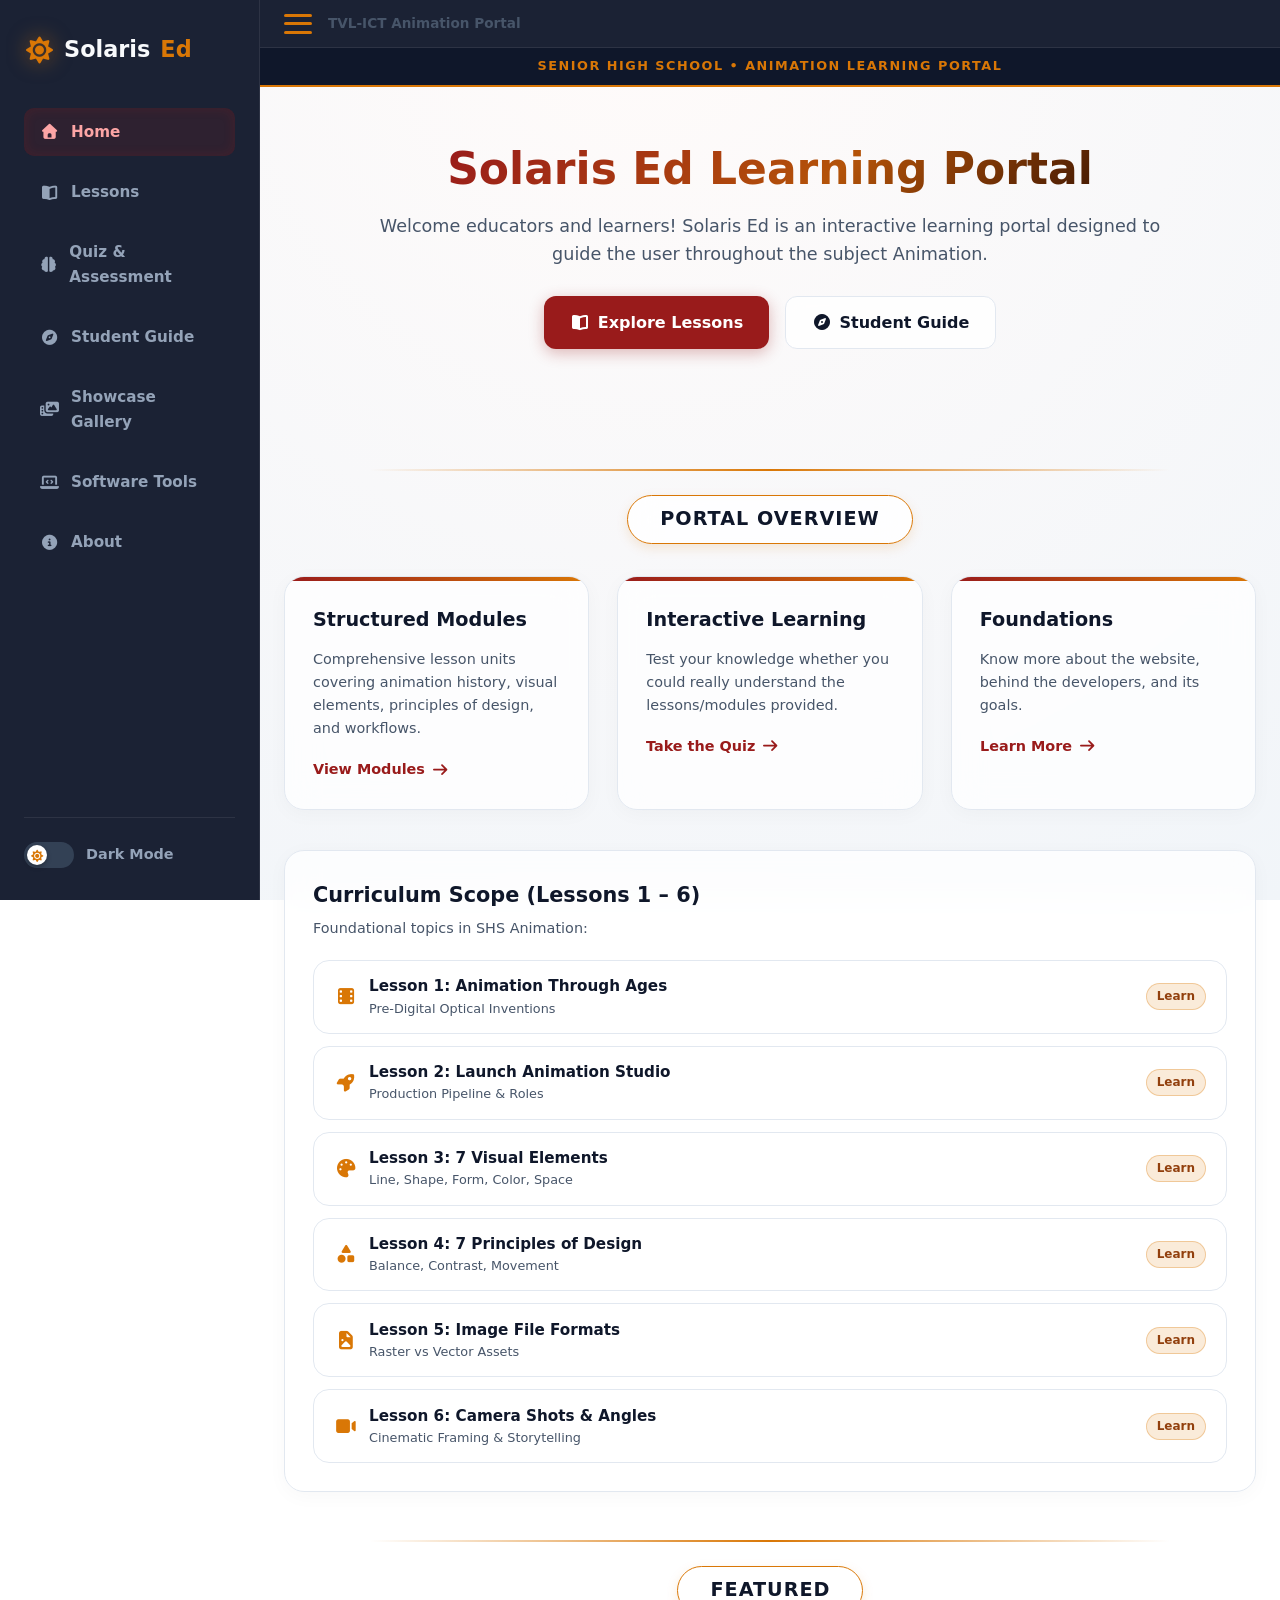
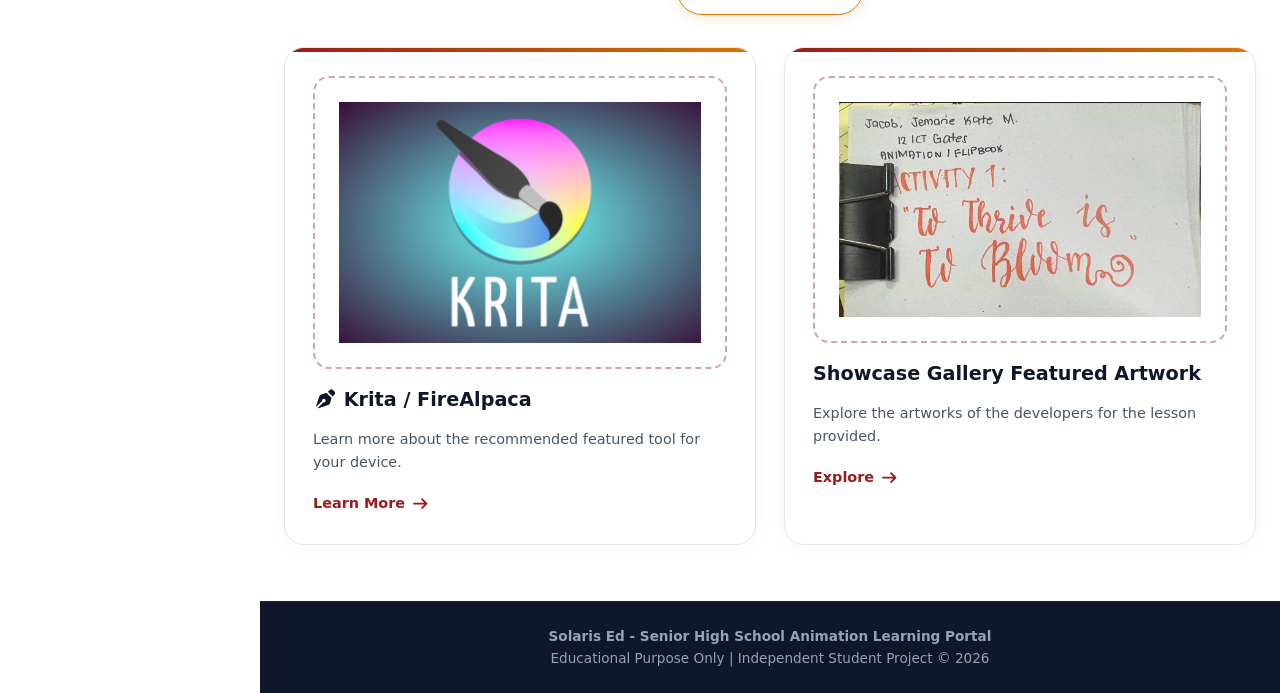
<file: index.html>
<!DOCTYPE html>
<html lang="en">
<head>
    <meta charset="UTF-8">
    <meta name="viewport" content="width=device-width, initial-scale=1.0">
    <link type="image/x-icon" href="Images/solaris_logo.png" rel="shortcut icon">
    <title>Solaris Ed - Animation Learning Portal</title>
    <link rel="stylesheet" href="css/all.min.css">
    <link rel="stylesheet" href="css/style.css">
</head>
<body>
    <input type="checkbox" id="sidebar-toggle" style="display: none;">

    <aside class="sidebar">
        <div>
            <div class="logo-container">
                <a href="index.html" class="logo">
                    <i class="fa-solid fa-sun"></i> Solaris <span>Ed</span>
                </a>
            </div>
            
            <nav>
                <ul>
                    <li><a href="index.html" class="active"><i class="fa-solid fa-house"></i> Home</a></li>
                    <li><a href="lessons.html"><i class="fa-solid fa-book-open"></i> Lessons</a></li>
                    <li><a href="Quiz.html"><i class="fa-solid fa-brain"></i> Quiz & Assessment</a></li>
                    <li><a href="guide.html"><i class="fa-solid fa-compass"></i> Student Guide</a></li>
                    <li><a href="gallery.html"><i class="fa-solid fa-photo-film"></i> Showcase Gallery</a></li>
                    <li><a href="tools.html"><i class="fa-solid fa-laptop-code"></i> Software Tools</a></li>
                    <li><a href="about.html"><i class="fa-solid fa-circle-info"></i> About</a></li>
                </ul>
            </nav>
        </div>

        <div class="sidebar-footer" style="margin-top: auto; padding-top: 1.5rem; border-top: 1px solid rgba(255, 255, 255, 0.08);">
            <input type="checkbox" id="theme-toggle" style="display: none;" onchange="saveThemePreference()">
            
            <label for="theme-toggle" class="theme-switch-wrapper">
                <div class="theme-switch">
                    <div class="slider">
                        <i class="fa-solid fa-sun"></i>
                        <i class="fa-solid fa-moon"></i>
                    </div>
                </div>
                <span class="theme-label-text">Dark Mode</span>
            </label>
        </div>
    </aside>

    <div class="main-wrapper">
        
        <div class="top-bar" style="display: flex; justify-content: space-between; align-items: center; padding: 0.8rem 1.5rem;">
            <div style="display: flex; align-items: center; gap: 1rem;">
                <label for="sidebar-toggle" class="menu-toggle-label" title="Toggle Navigation">
                    <span></span>
                    <span></span>
                    <span></span>
                </label>
                <div style="font-size: 0.85rem; font-weight: 600; color: var(--text-muted);">
                    TVL-ICT Animation Portal
                </div>
            </div>
        </div>

        <div class="portal-banner">
            SENIOR HIGH SCHOOL • ANIMATION LEARNING PORTAL
        </div>

        <section class="hero">
            <div class="hero-content">
                <h1>Solaris Ed Learning Portal</h1>
                <p>Welcome educators and learners! Solaris Ed is an interactive learning portal designed to guide the user throughout the subject Animation.</p>
                <div class="hero-buttons">
                    <a href="lessons.html" class="btn-primary"><i class="fa-solid fa-book-open"></i> Explore Lessons</a>
                    <a href="guide.html" class="btn-secondary"><i class="fa-solid fa-compass"></i> Student Guide</a>
                </div>
            </div>
        </section>

        <div class="container">
            
            <div class="title-divider-container">
                <div class="yellow-divider-line"></div>
                <div class="section-title-badge">
                    <h2>Portal Overview</h2>
                </div>
            </div>
            
            <div class="grid">
                <div class="card">
                    <h3>Structured Modules</h3>
                    <p>Comprehensive lesson units covering animation history, visual elements, principles of design, and workflows.</p>
                    <a href="lessons.html" class="card-link">View Modules <i class="fa-solid fa-arrow-right"></i></a>
                </div>
                <div class="card">
                    <h3>Interactive Learning</h3>
                    <p>Test your knowledge whether you could really understand the lessons/modules provided.</p>
                    <a href="Quiz.html" class="card-link">Take the Quiz <i class="fa-solid fa-arrow-right"></i></a>
                </div>
                <div class="card">
                    <h3>Foundations</h3>
                    <p>Know more about the website, behind the developers, and its goals.</p>
                    <a href="about.html" class="card-link">Learn More <i class="fa-solid fa-arrow-right"></i></a>
                </div>
            </div>

            <div class="lessons-preview" style="max-width: 100% !important; margin: 2rem 0 !important;">
                <h2 style="font-size: 1.3rem; margin-bottom: 0.25rem;">Curriculum Scope (Lessons 1 – 6)</h2>
                <p style="margin-bottom: 0.5rem; font-size: 0.9rem; color: var(--text-muted);">Foundational topics in SHS Animation:</p>
                
                <ul class="curriculum-list">
                    <li>
                        <a href="lessons.html" class="curriculum-item">
                            <div class="curriculum-left">
                                <i class="fa-solid fa-film"></i>
                                <div>
                                    <div class="curriculum-title">Lesson 1: Animation Through Ages</div>
                                    <div class="curriculum-desc">Pre-Digital Optical Inventions</div>
                                </div>
                            </div>
                            <span class="curriculum-badge">Learn</span>
                        </a>
                    </li>
                    <li>
                        <a href="lessons.html" class="curriculum-item">
                            <div class="curriculum-left">
                                <i class="fa-solid fa-rocket"></i>
                                <div>
                                    <div class="curriculum-title">Lesson 2: Launch Animation Studio</div>
                                    <div class="curriculum-desc">Production Pipeline & Roles</div>
                                </div>
                            </div>
                            <span class="curriculum-badge">Learn</span>
                        </a>
                    </li>
                    <li>
                        <a href="lessons.html" class="curriculum-item">
                            <div class="curriculum-left">
                                <i class="fa-solid fa-palette"></i>
                                <div>
                                    <div class="curriculum-title">Lesson 3: 7 Visual Elements</div>
                                    <div class="curriculum-desc">Line, Shape, Form, Color, Space</div>
                                </div>
                            </div>
                            <span class="curriculum-badge">Learn</span>
                        </a>
                    </li>
                    <li>
                        <a href="lessons.html" class="curriculum-item">
                            <div class="curriculum-left">
                                <i class="fa-solid fa-shapes"></i>
                                <div>
                                    <div class="curriculum-title">Lesson 4: 7 Principles of Design</div>
                                    <div class="curriculum-desc">Balance, Contrast, Movement</div>
                                </div>
                            </div>
                            <span class="curriculum-badge">Learn</span>
                        </a>
                    </li>
                    <li>
                        <a href="lessons.html" class="curriculum-item">
                            <div class="curriculum-left">
                                <i class="fa-solid fa-file-image"></i>
                                <div>
                                    <div class="curriculum-title">Lesson 5: Image File Formats</div>
                                    <div class="curriculum-desc">Raster vs Vector Assets</div>
                                </div>
                            </div>
                            <span class="curriculum-badge">Learn</span>
                        </a>
                    </li>
                    <li>
                        <a href="lessons.html" class="curriculum-item">
                            <div class="curriculum-left">
                                <i class="fa-solid fa-video"></i>
                                <div>
                                    <div class="curriculum-title">Lesson 6: Camera Shots & Angles</div>
                                    <div class="curriculum-desc">Cinematic Framing & Storytelling</div>
                                </div>
                            </div>
                            <span class="curriculum-badge">Learn</span>
                        </a>
                    </li>
                </ul>
            </div>

            <div class="title-divider-container" style="margin-top: 3rem;">
                <div class="yellow-divider-line"></div>
                <div class="section-title-badge">
                    <h2>Featured</h2>
                </div>
            </div>

            <div class="grid" style="margin-bottom: 2rem;">
                <div class="card">
                    <div class="image-placeholder-box" style="min-height: 150px; margin-top: 0; margin-bottom: 1rem;">
                        <img src="Images/Krita.png" alt="Featured Artwork" style="width: 100%; height: 100%; object-fit: cover; display: block;">
                    </div>
                    <h3><i class="fa-solid fa-pen-nib"></i> Krita / FireAlpaca</h3>
                    <p>Learn more about the recommended featured tool for your device.</p>
                    <a href="https://krita.org" class="card-link">Learn More <i class="fa-solid fa-arrow-right"></i></a>
                </div>
                <div class="card">
                    <div class="image-placeholder-box" style="min-height: 150px; margin-top: 0; margin-bottom: 1rem;">
                        <img src="Images/cover .jpg" alt="Featured Artwork" style="width: 100%; height: 100%; object-fit: cover; display: block;">
                    </div>
                    <h3>Showcase Gallery Featured Artwork</h3>
                    <p>Explore the artworks of the developers for the lesson provided.</p>
                    <a href="gallery.html" class="card-link">Explore <i class="fa-solid fa-arrow-right"></i></a>
                </div>
            </div>

        </div>

        <footer>
            <p><strong>Solaris Ed - Senior High School Animation Learning Portal</strong></p>
            <p>Educational Purpose Only | Independent Student Project &copy; 2026</p>
        </footer>

    </div>

   <script src="js/theme_mode.js"></script>
</body>
</html>
</file>
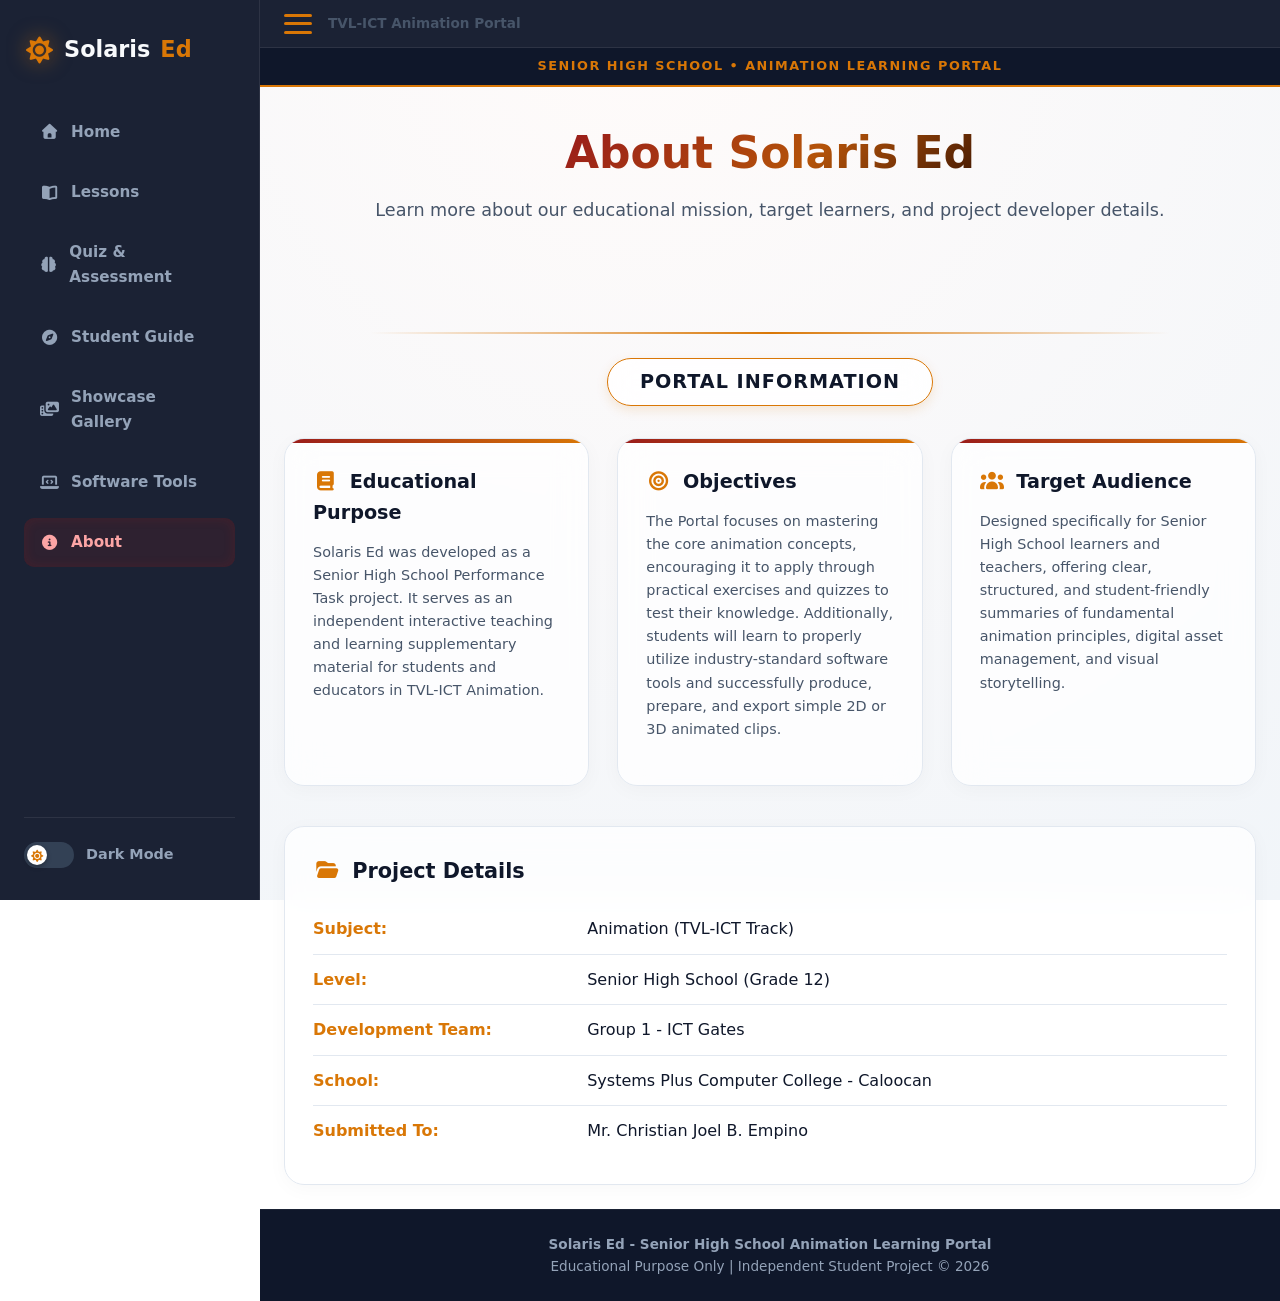
<file: about.html>
<!DOCTYPE html>
<html lang="en">
<head>
    <meta charset="UTF-8">
    <meta name="viewport" content="width=device-width, initial-scale=1.0">
    <link type="image/x-icon" href="Images/solaris_logo.png" rel="shortcut icon">
    <title>About Us - Solaris Ed Animation Portal</title>
    <link rel="stylesheet" href="css/all.min.css">
    <link rel="stylesheet" href="css/style.css">
</head>
<body>
    <input type="checkbox" id="sidebar-toggle" style="display: none;">

    <aside class="sidebar">
        <div>
            <div class="logo-container">
                <a href="index.html" class="logo">
                    <i class="fa-solid fa-sun"></i> Solaris <span>Ed</span>
                </a>
            </div>
            
            <nav>
                <ul>
                    <li><a href="index.html"><i class="fa-solid fa-house"></i> Home</a></li>
                    <li><a href="lessons.html"><i class="fa-solid fa-book-open"></i> Lessons</a></li>
                    <li><a href="Quiz.html"><i class="fa-solid fa-brain"></i> Quiz & Assessment</a></li>
                    <li><a href="guide.html"><i class="fa-solid fa-compass"></i> Student Guide</a></li>
                    <li><a href="gallery.html"><i class="fa-solid fa-photo-film"></i> Showcase Gallery</a></li>
                    <li><a href="tools.html"><i class="fa-solid fa-laptop-code"></i> Software Tools</a></li>
                    <li><a href="about.html" class="active"><i class="fa-solid fa-circle-info"></i> About</a></li>
                </ul>
            </nav>
        </div>

        <div class="sidebar-footer" style="margin-top: auto; padding-top: 1.5rem; border-top: 1px solid rgba(255, 255, 255, 0.08);">
            <input type="checkbox" id="theme-toggle" style="display: none;" onchange="saveThemePreference()">
            <label for="theme-toggle" class="theme-switch-wrapper">
                <div class="theme-switch">
                    <div class="slider">
                        <i class="fa-solid fa-sun"></i>
                        <i class="fa-solid fa-moon"></i>
                    </div>
                </div>
                <span class="theme-label-text">Dark Mode</span>
            </label>
        </div>
    </aside>

    <div class="main-wrapper">
        
        <div class="top-bar" style="display: flex; justify-content: space-between; align-items: center; padding: 0.8rem 1.5rem;">
            <div style="display: flex; align-items: center; gap: 1rem;">
                <label for="sidebar-toggle" class="menu-toggle-label" title="Toggle Navigation">
                    <span></span>
                    <span></span>
                    <span></span>
                </label>
                <div style="font-size: 0.85rem; font-weight: 600; color: var(--text-muted);">
                    TVL-ICT Animation Portal
                </div>
            </div>
        </div>

        <div class="portal-banner">
            SENIOR HIGH SCHOOL • ANIMATION LEARNING PORTAL
        </div>

        <section class="hero" style="padding: 2.5rem 1.5rem;">
            <div class="hero-content">
                <h1>About Solaris Ed</h1>
                <p>Learn more about our educational mission, target learners, and project developer details.</p>
            </div>
        </section>

        <div class="container">
            
            <div class="title-divider-container" style="margin-top: 1rem; margin-bottom: 2rem;">
                <div class="yellow-divider-line"></div>
                <div class="section-title-badge">
                    <h2>Portal Information</h2>
                </div>
            </div>
            
            <div class="grid">
                <div class="card">
                    <h3><i class="fa-solid fa-book" style="color: var(--secondary); margin-right: 6px;"></i> Educational Purpose</h3>
                    <p>Solaris Ed was developed as a Senior High School Performance Task project. It serves as an independent interactive teaching and learning supplementary material for students and educators in TVL-ICT Animation.</p>
                </div>

                <div class="card">
                    <h3><i class="fa-solid fa-bullseye" style="color: var(--secondary); margin-right: 6px;"></i> Objectives</h3>
                    <p>The Portal focuses on mastering the core animation concepts, encouraging it to apply through practical exercises and quizzes to test their knowledge. Additionally, students will learn to properly utilize industry-standard software tools and successfully produce, prepare, and export simple 2D or 3D animated clips.</p>
                </div>

                <div class="card">
                    <h3><i class="fa-solid fa-users" style="color: var(--secondary); margin-right: 6px;"></i> Target Audience</h3>
                    <p>Designed specifically for Senior High School learners and teachers, offering clear, structured, and student-friendly summaries of fundamental animation principles, digital asset management, and visual storytelling.</p>
                </div>
               
            </div>

            <div class="lessons-preview" style="margin-top: 1rem;">
                <h2 style="font-size: 1.3rem; margin-bottom: 1rem;"><i class="fa-solid fa-folder-open" style="color: var(--secondary); margin-right: 6px;"></i> Project Details</h2>
                
                <table style="width: 100%; border-collapse: collapse; margin-top: 1rem;">
                    <tr style="border-bottom: 1px solid var(--card-border);">
                        <td style="padding: 0.75rem 0; font-weight: bold; width: 30%; color: var(--secondary);">Subject:</td>
                        <td style="padding: 0.75rem 0; color: var(--text-white);">Animation (TVL-ICT Track)</td>
                    </tr>
                    <tr style="border-bottom: 1px solid var(--card-border);">
                        <td style="padding: 0.75rem 0; font-weight: bold; color: var(--secondary);">Level:</td>
                        <td style="padding: 0.75rem 0; color: var(--text-white);">Senior High School (Grade 12)</td>
                    </tr>
                    <tr style="border-bottom: 1px solid var(--card-border);">
                        <td style="padding: 0.75rem 0; font-weight: bold; color: var(--secondary);">Development Team:</td>
                        <td style="padding: 0.75rem 0; color: var(--text-white);">Group 1 - ICT Gates</td>
                    </tr>
                    <tr style="border-bottom: 1px solid var(--card-border);">
                        <td style="padding: 0.75rem 0; font-weight: bold; color: var(--secondary);">School:</td>
                        <td style="padding: 0.75rem 0; color: var(--text-white);">Systems Plus Computer College - Caloocan</td>
                    </tr>
                    <tr>
                        <td style="padding: 0.75rem 0; font-weight: bold; color: var(--secondary);">Submitted To:</td>
                        <td style="padding: 0.75rem 0; color: var(--text-white);">Mr. Christian Joel B. Empino</td>
                    </tr>
                </table>
            </div>

        </div>

        <footer>
            <p><strong>Solaris Ed - Senior High School Animation Learning Portal</strong></p>
            <p>Educational Purpose Only | Independent Student Project &copy; 2026</p>
        </footer>

    </div>
   	<script src="js/theme_mode.js"></script>
</body>
</html>
</file>
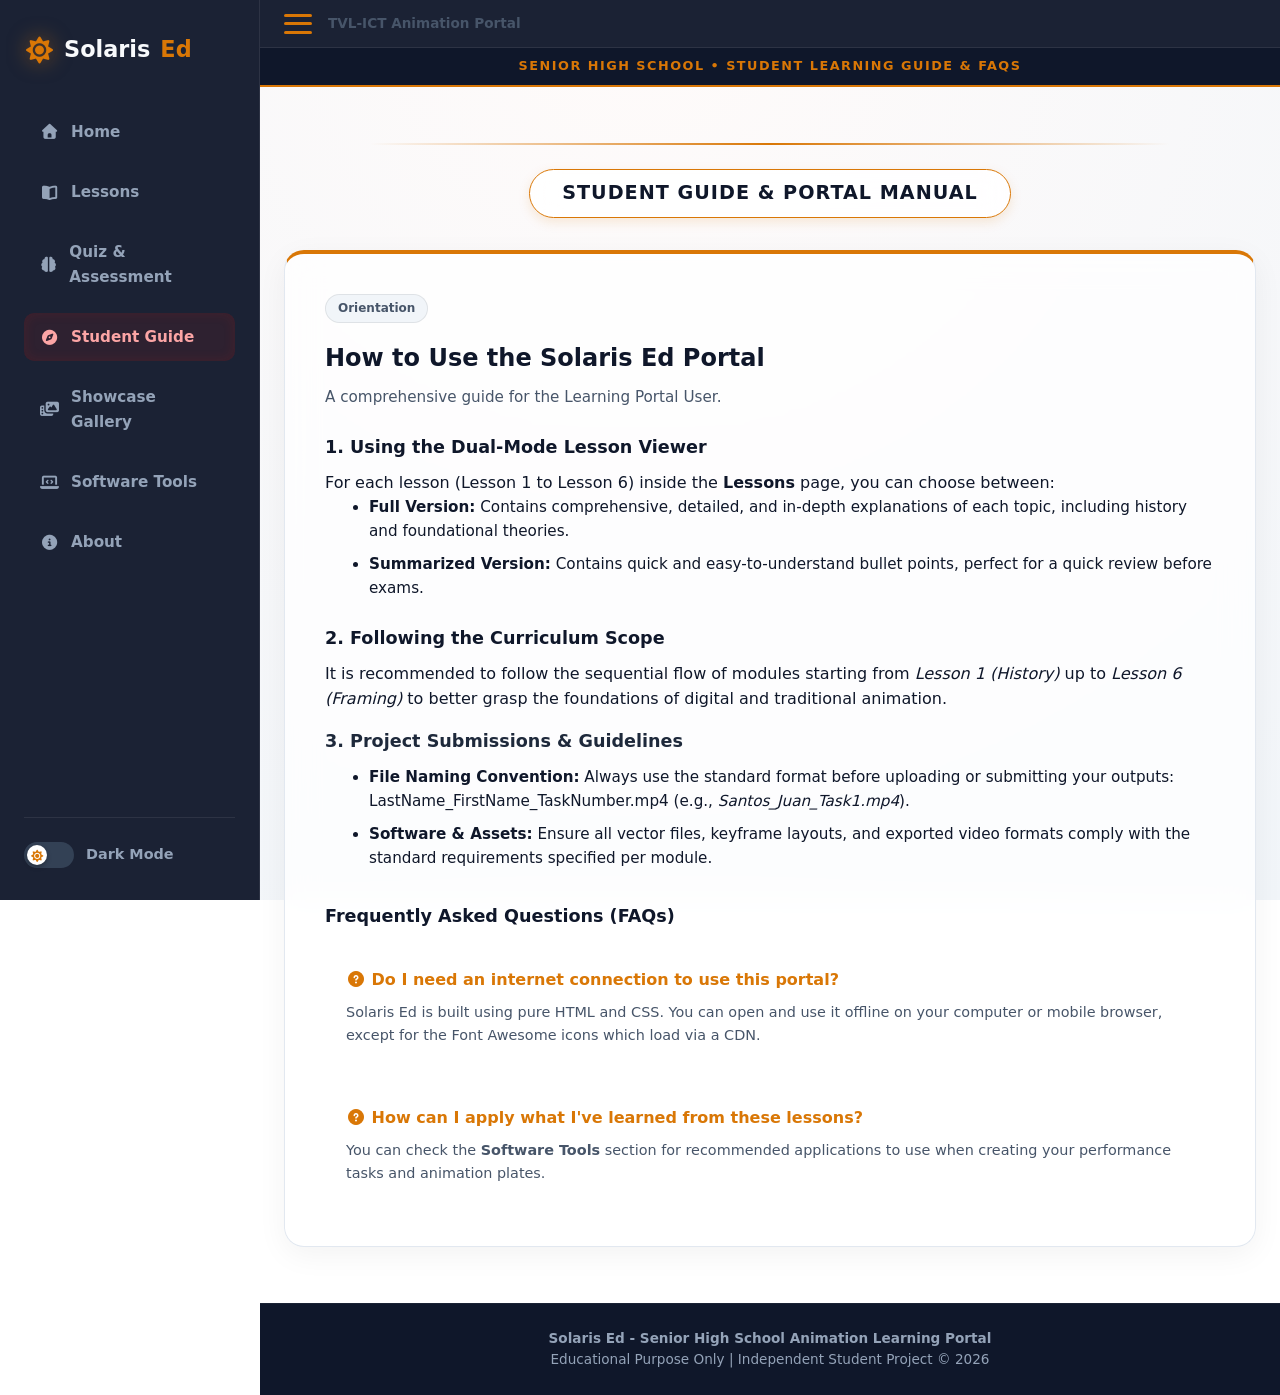
<file: guide.html>
<!DOCTYPE html>
<html lang="en">
<head>
    <meta charset="UTF-8">
    <meta name="viewport" content="width=device-width, initial-scale=1.0">
    <link type="image/x-icon" href="Images/solaris_logo.png" rel="shortcut icon">
    <title>Solaris Ed - Student Guide</title>
    <link rel="stylesheet" href="css/all.min.css">
    <link rel="stylesheet" href="css/style.css">
</head>
<body>
    <input type="checkbox" id="sidebar-toggle" style="display: none;">

    <aside class="sidebar">
        <div>
            <div class="logo-container">
                <a href="index.html" class="logo">
                    <i class="fa-solid fa-sun"></i> Solaris <span>Ed</span>
                </a>
            </div>
            
            <nav>
                <ul>
                    <li><a href="index.html"><i class="fa-solid fa-house"></i> Home</a></li>
                    <li><a href="lessons.html"><i class="fa-solid fa-book-open"></i> Lessons</a></li>
                    <li><a href="Quiz.html"><i class="fa-solid fa-brain"></i> Quiz & Assessment</a></li>
                    <li><a href="guide.html" class="active"><i class="fa-solid fa-compass"></i> Student Guide</a></li>
                    <li><a href="gallery.html"><i class="fa-solid fa-photo-film"></i> Showcase Gallery</a></li>
                    <li><a href="tools.html"><i class="fa-solid fa-laptop-code"></i> Software Tools</a></li>
                    <li><a href="about.html"><i class="fa-solid fa-circle-info"></i> About</a></li>
                </ul>
            </nav>
        </div>

        <div class="sidebar-footer" style="margin-top: auto; padding-top: 1.5rem; border-top: 1px solid rgba(255, 255, 255, 0.08);">
            <input type="checkbox" id="theme-toggle" style="display: none;" onchange="saveThemePreference()">
            <label for="theme-toggle" class="theme-switch-wrapper">
                <div class="theme-switch">
                    <div class="slider">
                        <i class="fa-solid fa-sun"></i>
                        <i class="fa-solid fa-moon"></i>
                    </div>
                </div>
                <span class="theme-label-text">Dark Mode</span>
            </label>
        </div>
    </aside>

    <div class="main-wrapper">
        
        <div class="top-bar" style="display: flex; justify-content: space-between; align-items: center; padding: 0.8rem 1.5rem;">
            <div style="display: flex; align-items: center; gap: 1rem;">
                <label for="sidebar-toggle" class="menu-toggle-label" title="Toggle Navigation">
                    <span></span>
                    <span></span>
                    <span></span>
                </label>
                <div style="font-size: 0.85rem; font-weight: 600; color: var(--text-muted);">
                    TVL-ICT Animation Portal
                </div>
            </div>
        </div>

        <div class="portal-banner">
            SENIOR HIGH SCHOOL • STUDENT LEARNING GUIDE & FAQS
        </div>

        <div class="container">
            
            <div class="title-divider-container">
                <div class="yellow-divider-line"></div>
                <div class="section-title-badge">
                    <h2>Student Guide & Portal Manual</h2>
                </div>
            </div>

            <div class="card-aguide">
                <span class="lesson-tag">Orientation</span>
                <h2>How to Use the Solaris Ed Portal</h2>
                <p class="lesson-subtitle" style="margin-bottom: 1.5rem;">A comprehensive guide for the Learning Portal User.</p>

                <div class="lesson-body-text">
                    <h3>1. Using the Dual-Mode Lesson Viewer</h3>
                    <p>For each lesson (Lesson 1 to Lesson 6) inside the <strong>Lessons</strong> page, you can choose between:</p>
                    <ul>
                        <li><strong>Full Version:</strong> Contains comprehensive, detailed, and in-depth explanations of each topic, including history and foundational theories.</li>
                        <li><strong>Summarized Version:</strong> Contains quick and easy-to-understand bullet points, perfect for a quick review before exams.</li>
                    </ul>

                    <h3>2. Following the Curriculum Scope</h3>
                    <p>It is recommended to follow the sequential flow of modules starting from <em>Lesson 1 (History)</em> up to <em>Lesson 6 (Framing)</em> to better grasp the foundations of digital and traditional animation.</p>

                    <h3 style="font-size: 1.1rem; font-weight: bold; margin-top: 15px; color: #1e293b;">3. Project Submissions & Guidelines</h3>
                    <p style="font-size: 0.95rem; color: #475569; line-height: 1.6; margin-bottom: 10px;">
                     <ul>
                        <li><strong>File Naming Convention:</strong> Always use the standard format before uploading or submitting your outputs: <code>LastName_FirstName_TaskNumber.mp4</code> (e.g., <em>Santos_Juan_Task1.mp4</em>).</li>
                        <li><strong>Software & Assets:</strong> Ensure all vector files, keyframe layouts, and exported video formats comply with the standard requirements specified per module.</li>
                     </ul>
                    </p>

                    <h3 style="margin-top: 2rem;">Frequently Asked Questions (FAQs)</h3>
                    
                    <div style="display: flex; flex-direction: column; gap: 1rem; margin-top: 1rem;">
                        <div style="background: rgba(255,255,255,0.03); padding: 1.25rem; border-radius: 12px; border: 1px solid rgba(255,255,255,0.08);">
                            <h4 style="color: var(--secondary); margin-bottom: 0.5rem; font-size: 1rem;"><i class="fa-solid fa-circle-question"></i> Do I need an internet connection to use this portal?</h4>
                            <p style="font-size: 0.9rem; color: var(--text-muted);">Solaris Ed is built using pure HTML and CSS. You can open and use it offline on your computer or mobile browser, except for the Font Awesome icons which load via a CDN.</p>
                        </div>

                        <div style="background: rgba(255,255,255,0.03); padding: 1.25rem; border-radius: 12px; border: 1px solid rgba(255,255,255,0.08);">
                            <h4 style="color: var(--secondary); margin-bottom: 0.5rem; font-size: 1rem;"><i class="fa-solid fa-circle-question"></i> How can I apply what I've learned from these lessons?</h4>
                            <p style="font-size: 0.9rem; color: var(--text-muted);">You can check the <strong>Software Tools</strong> section for recommended applications to use when creating your performance tasks and animation plates.</p>
                        </div>
                    </div>
                </div>
            </div>

        </div>

        <footer>
            <p><strong>Solaris Ed - Senior High School Animation Learning Portal</strong></p>
            <p>Educational Purpose Only | Independent Student Project &copy; 2026</p>
        </footer>

    </div>

   <script src="js/theme_mode.js"></script>
</body>
</html>
</file>
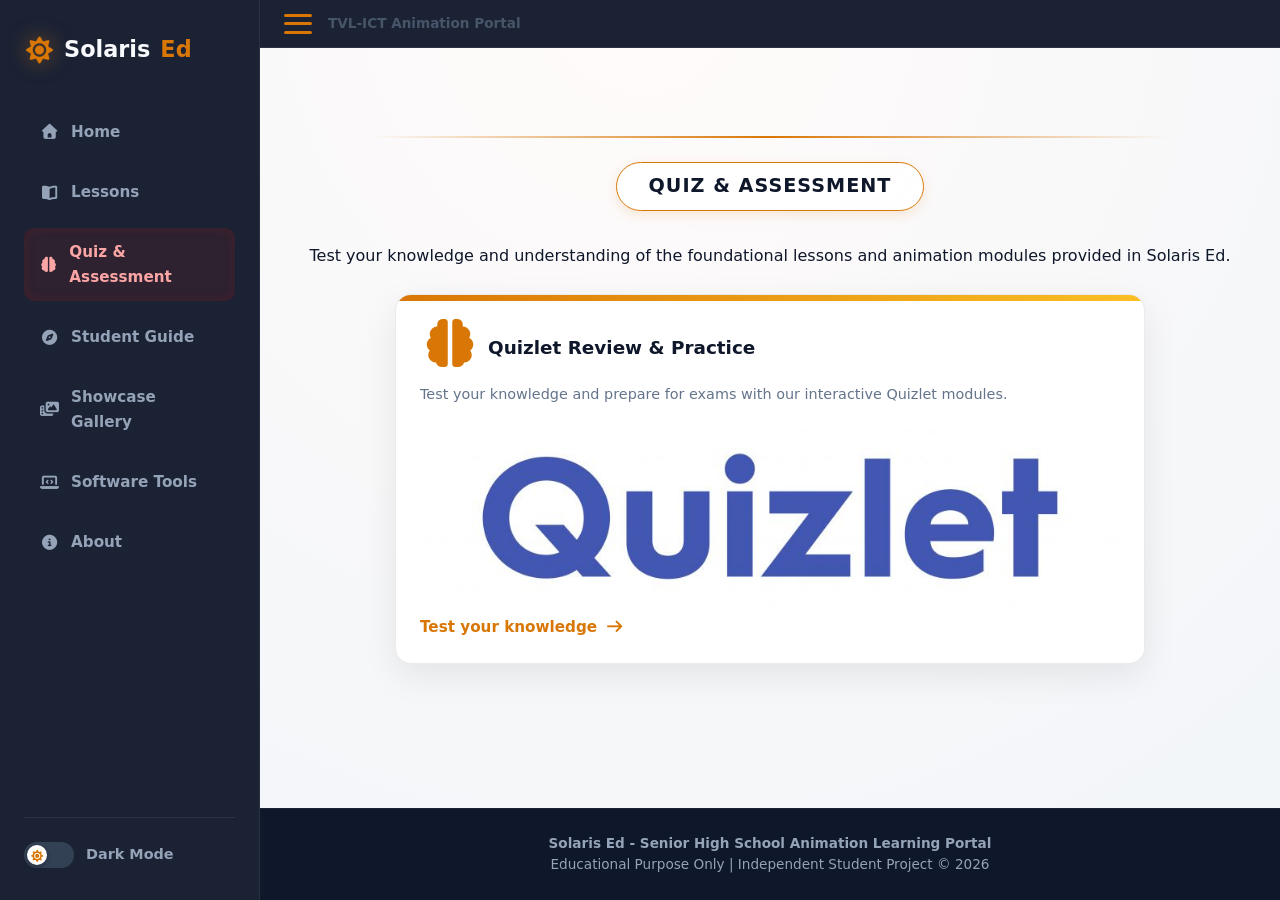
<file: Quiz.html>
<!DOCTYPE html>
<html lang="en">
<head>
    <meta charset="UTF-8">
    <meta name="viewport" content="width=device-width, initial-scale=1.0">
    <link type="image/x-icon" href="Images/solaris_logo.png" rel="shortcut icon">
    <title>Solaris Ed - Quiz & Assessment</title>
    <!-- Font Awesome Icons CDN -->
    <link rel="stylesheet" href="css/all.min.css">
    <link rel="stylesheet" href="css/style.css">
</head>
<body>
    <!-- Pure CSS Sidebar Toggle Checkbox -->
    <input type="checkbox" id="sidebar-toggle" style="display: none;">

    <!-- SIDEBAR NAVIGATION SA KALIWA -->
    <aside class="sidebar">
        <div>
            <div class="logo-container">
                <a href="index.html" class="logo">
                    <i class="fa-solid fa-sun"></i> Solaris <span>Ed</span>
                </a>
            </div>
            
            <nav>
                <ul>
                    <li><a href="index.html"><i class="fa-solid fa-house"></i> Home</a></li>
                    <li><a href="lessons.html"><i class="fa-solid fa-book-open"></i> Lessons</a></li>
                    <li><a href="Quiz.html" class="active"><i class="fa-solid fa-brain"></i> Quiz & Assessment</a></li>
                    <li><a href="guide.html"><i class="fa-solid fa-compass"></i> Student Guide</a></li>
                    <li><a href="gallery.html"><i class="fa-solid fa-photo-film"></i> Showcase Gallery</a></li>
                    <li><a href="tools.html"><i class="fa-solid fa-laptop-code"></i> Software Tools</a></li>
                    <li><a href="about.html"><i class="fa-solid fa-circle-info"></i> About</a></li>
                </ul>
            </nav>
        </div>

        <!-- THEME SWITCH FOOTER -->
        <div class="sidebar-footer" style="margin-top: auto; padding-top: 1.5rem; border-top: 1px solid rgba(255, 255, 255, 0.08);">
            <input type="checkbox" id="theme-toggle" style="display: none;" onchange="saveThemePreference()">
            <label for="theme-toggle" class="theme-switch-wrapper">
                <div class="theme-switch">
                    <div class="slider">
                        <i class="fa-solid fa-sun"></i>
                        <i class="fa-solid fa-moon"></i>
                    </div>
                </div>
                <span class="theme-label-text">Dark Mode</span>
            </label>
        </div>
    </aside>

    <!-- MAIN WRAPPER -->
    <div class="main-wrapper">
        
        <!-- TOP BAR -->
        <div class="top-bar" style="display: flex; justify-content: space-between; align-items: center; padding: 0.8rem 1.5rem;">
            <div style="display: flex; align-items: center; gap: 1rem;">
                <label for="sidebar-toggle" class="menu-toggle-label" title="Toggle Navigation">
                    <span></span>
                    <span></span>
                    <span></span>
                </label>
                <div style="font-size: 0.85rem; font-weight: 600; color: var(--text-muted);">
                    TVL-ICT Animation Portal
                </div>
            </div>
        </div>

        <!-- MAIN CONTAINER -->
        <div class="container" style="padding-top: 2rem;">
            
            <!-- HEADER SECTION WITH PILL BADGE -->
            <div class="title-divider-container">
                <div class="yellow-divider-line"></div>
                <div class="section-title-badge">
                    <h2>QUIZ & ASSESSMENT</h2>
                </div>
            </div>

            <!-- SUBTITLE/DESCRIPTION -->
            <p style="text-align:center">
                Test your knowledge and understanding of the foundational lessons and animation modules provided in Solaris Ed.
            </p><br>

            <!-- SINGLE FEATURED CARD NA KATULAD SA ESTILO NG LARAWAN -->
            <div class="featured-tool-card">
                
                <!-- Inner Dashed Box (Katulad ng nasa larawan) -->
                <!--div class="card-dashed-box">
                    <div class="card-banner-content">
                        
                    </div>
                </div-->

                <!-- Card Info / Text Section -->
                <div class="card-info-section">
                    <h3><i class="fa-solid fa-brain quizlet-main-icon"></i> Quizlet Review & Practice</h3>
                    <p>Test your knowledge and prepare for exams with our interactive Quizlet modules.</p>
                    <img src="Images/quizlet.jpg" alt="Canted View" style="width: 100%; height: 180px; object-fit: cover; border-radius: 8px;">
                    <!-- Link Button na may Arrow (Ilagay ang Quizlet link sa href) -->
                    <a href="https://quizlet.com/ph/1230673505/animation-history-graphic-design-film-basics-quiz-flash-cards/?i=5esm91&x=1jqY" target="_blank" class="card-learn-more-btn">
                        <span>Test your knowledge</span> <i class="fa-solid fa-arrow-right"></i>
                    </a>
                </div>

            </div>

        </div>

        <!-- FOOTER -->
        <footer>
            <p><strong>Solaris Ed - Senior High School Animation Learning Portal</strong></p>
            <p>Educational Purpose Only | Independent Student Project &copy; 2026</p>
        </footer>

    </div>

    <!-- JAVASCRIPT FOR THEME PERSISTENCE -->
    <script>
        function saveThemePreference() {
            const themeCheckbox = document.getElementById('theme-toggle');
            if (themeCheckbox.checked) {
                document.body.classList.add('dark-mode');
                localStorage.setItem('solaris_theme', 'dark');
            } else {
                document.body.classList.remove('dark-mode');
                localStorage.setItem('solaris_theme', 'light');
            }
        }

        function applySavedTheme() {
            const savedTheme = localStorage.getItem('solaris_theme');
            const themeCheckbox = document.getElementById('theme-toggle');
            
            if (savedTheme === 'dark') {
                if (themeCheckbox) themeCheckbox.checked = true;
                document.body.classList.add('dark-mode');
            } else {
                if (themeCheckbox) themeCheckbox.checked = false;
                document.body.classList.remove('dark-mode');
            }
        }

        document.addEventListener('DOMContentLoaded', applySavedTheme);
    </script>
</body>
</html>
</file>
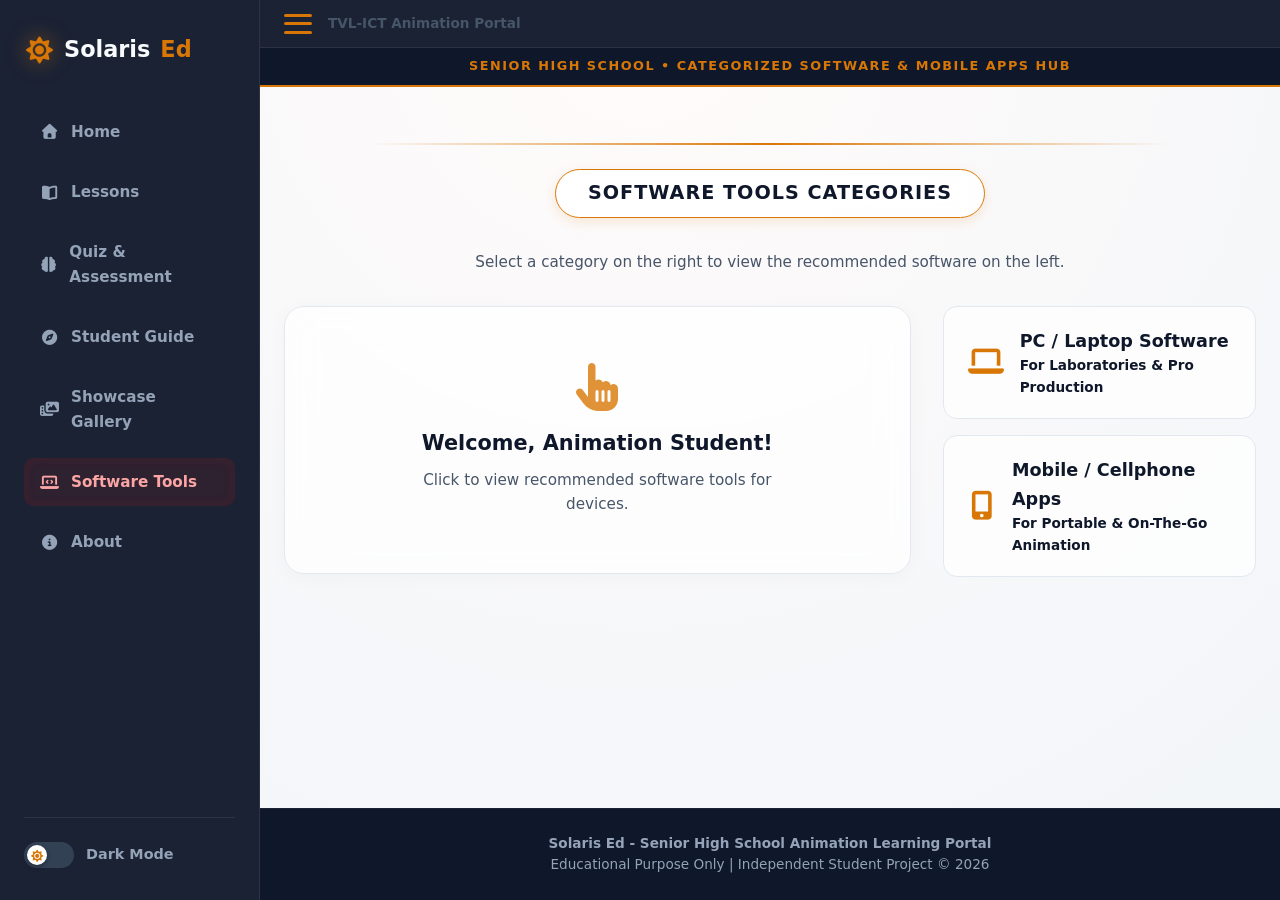
<file: tools.html>
<!DOCTYPE html>
<html lang="en">
<head>
    <meta charset="UTF-8">
    <meta name="viewport" content="width=device-width, initial-scale=1.0">
    <link type="image/x-icon" href="Images/solaris_logo.png" rel="shortcut icon">
    <title>Solaris Ed - Software Tools</title>
    <link rel="stylesheet" href="css/all.min.css">
    <link rel="stylesheet" href="css/style.css">
</head>
<body>
    <input type="checkbox" id="sidebar-toggle" style="display: none;">

    <aside class="sidebar">
        <div>
            <div class="logo-container">
                <a href="index.html" class="logo">
                    <i class="fa-solid fa-sun"></i> Solaris <span>Ed</span>
                </a>
            </div>
            
            <nav>
                <ul>
                    <li><a href="index.html"><i class="fa-solid fa-house"></i> Home</a></li>
                    <li><a href="lessons.html"><i class="fa-solid fa-book-open"></i> Lessons</a></li>
                    <li><a href="Quiz.html"><i class="fa-solid fa-brain"></i> Quiz & Assessment</a></li>
                    <li><a href="guide.html"><i class="fa-solid fa-compass"></i> Student Guide</a></li>
                    <li><a href="gallery.html"><i class="fa-solid fa-photo-film"></i> Showcase Gallery</a></li>
                    <li><a href="tools.html" class="active"><i class="fa-solid fa-laptop-code"></i> Software Tools</a></li>
                    <li><a href="about.html"><i class="fa-solid fa-circle-info"></i> About</a></li>
                </ul>
            </nav>
        </div>

        <div class="sidebar-footer" style="margin-top: auto; padding-top: 1.5rem; border-top: 1px solid rgba(255, 255, 255, 0.08);">
            <input type="checkbox" id="theme-toggle" style="display: none;" onchange="saveThemePreference()">
            <label for="theme-toggle" class="theme-switch-wrapper">
                <div class="theme-switch">
                    <div class="slider">
                        <i class="fa-solid fa-sun"></i>
                        <i class="fa-solid fa-moon"></i>
                    </div>
                </div>
                <span class="theme-label-text">Dark Mode</span>
            </label>
        </div>
    </aside>

    <div class="main-wrapper">
        
        <div class="top-bar" style="display: flex; justify-content: space-between; align-items: center; padding: 0.8rem 1.5rem;">
            <div style="display: flex; align-items: center; gap: 1rem;">
                <label for="sidebar-toggle" class="menu-toggle-label" title="Toggle Navigation">
                    <span></span>
                    <span></span>
                    <span></span>
                </label>
                <div style="font-size: 0.85rem; font-weight: 600; color: var(--text-muted);">
                    TVL-ICT Animation Portal
                </div>
            </div>
        </div>

        <div class="portal-banner">
            SENIOR HIGH SCHOOL • CATEGORIZED SOFTWARE & MOBILE APPS HUB
        </div>

        <div class="container">
            
            <div class="title-divider-container">
                <div class="yellow-divider-line"></div>
                <div class="section-title-badge">
                    <h2>Software Tools Categories</h2>
                </div>
            </div>

            <p style="text-align: center; color: var(--text-muted); margin-bottom: 2rem; font-size: 0.95rem;">
                Select a category on the right to view the recommended software on the left.
            </p>

            <div>
                <input type="radio" name="tool-category" id="cat-default" checked class="tool-radio">
                <input type="radio" name="tool-category" id="cat-pc" class="tool-radio">
                <input type="radio" name="tool-category" id="cat-mobile" class="tool-radio">

                <div class="tools-layout">
                    
                    <div class="tools-content-display">
                        
                        <div class="category-detail-panel" id="panel-default" style="text-align: center; padding: 3.5rem 2rem;">
                            <i class="fa-solid fa-hand-pointer" style="font-size: 3rem; color: var(--secondary); margin-bottom: 1rem; opacity: 0.8;"></i>
                            <h2 style="margin-bottom: 0.5rem; font-size: 1.3rem;">Welcome, Animation Student!</h2>
                            <p style="color: var(--text-muted); font-size: 0.95rem; max-width: 400px; margin: 0 auto;">
                                Click to view recommended software tools for devices.
                            </p>
                        </div>

                        <div class="category-detail-panel" id="panel-pc">
                            <span class="lesson-tag">Category: PC / Laptop</span>
                            <h2>Recommended PC & Laptop Software</h2>
                            <p class="lesson-subtitle" style="margin-bottom: 1.5rem;">Essential tools for laboratory production and in-depth animation projects.</p>
                            
                            <div class="sub-tool-card">
                                <div class="sub-tool-info">
                                    <h3 style="color: var(--secondary); margin-bottom: 0.25rem;"><i class="fa-solid fa-pen-nib"></i> Krita / FireAlpaca</h3>
                                    <p style="font-size: 0.8rem; color: var(--text-muted); margin-bottom: 0.4rem;">Type: Raster / 2D Frame-by-Frame</p>
                                    <p style="font-size: 0.85rem;">Free digital painting software featuring a complete timeline for traditional frame-by-frame animation.</p>
                                </div>
                                <a href="https://krita.org" target="_blank" class="tool-action-btn">Visit Tool <i class="fa-solid fa-arrow-up-right-from-square"></i></a>
                            </div>

                            <div class="sub-tool-card">
                                <div class="sub-tool-info">
                                    <h3 style="color: var(--secondary); margin-bottom: 0.25rem;"><i class="fa-solid fa-cube"></i> Blender</h3>
                                    <p style="font-size: 0.8rem; color: var(--text-muted); margin-bottom: 0.4rem;">Type: 3D Pipeline Suite</p>
                                    <p style="font-size: 0.85rem;">Complete suite for 3D modeling, rigging, rendering, physics simulation, and 2D Grease Pencil.</p>
                                </div>
                                <a href="https://www.blender.org" target="_blank" class="tool-action-btn">Visit Tool <i class="fa-solid fa-arrow-up-right-from-square"></i></a>
                            </div>

                            <div class="sub-tool-card">
                                <div class="sub-tool-info">
                                   <h3 style="color: var(--secondary); margin-bottom: 0.25rem;"><i class="fa-solid fa-square"></i> Inkscape / Illustrator</h3>
                                    <p style="font-size: 0.8rem; color: var(--text-muted); margin-bottom: 0.4rem;">Type: Vector Graphics Editor</p>
                                    <p style="font-size: 0.85rem;">Used for creating high-quality, scalable character assets and background layouts.</p>
                                </div>
                                <a href="https://inkscape.org" target="_blank" class="tool-action-btn">Visit Tool <i class="fa-solid fa-arrow-up-right-from-square"></i></a>
                            </div>

                            <div class="sub-tool-card">
                                <div class="sub-tool-info">
                                    <h3 style="color: var(--secondary); margin-bottom: 0.25rem;"><i class="fa-solid fa-clapperboard"></i> Adobe Animate</h3>
                                    <p style="font-size: 0.8rem; color: var(--text-muted); margin-bottom: 0.4rem;">Type: 2D Professional Animation</p>
                                    <p style="font-size: 0.85rem;">Industry standard for vector puppet rigging, motion tweening, and interactive web animation.</p>
                                </div>
                                <a href="https://www.adobe.com/products/animate.html" target="_blank" class="tool-action-btn">Visit Tool <i class="fa-solid fa-arrow-up-right-from-square"></i></a>
                            </div>
                        </div>

                        <div class="category-detail-panel" id="panel-mobile">
                            <span class="lesson-tag">Category: Mobile / Cellphone</span>
                            <h2>Recommended Mobile Animation Apps</h2>
                            <p class="lesson-subtitle" style="margin-bottom: 1.5rem;">Recommended applications for smartphones and tablets.</p>
                            
                            <div class="sub-tool-card">
                                <div class="sub-tool-info">
                                    <h3 style="color: var(--secondary); margin-bottom: 0.25rem;"><i class="fa-solid fa-film"></i> FlipaClip</h3>
                                    <p style="font-size: 0.8rem; color: var(--text-muted); margin-bottom: 0.4rem;">Type: Frame-by-Frame Mobile App</p>
                                    <p style="font-size: 0.85rem;">Popular app for sketching frame-by-frame using touch screens and onion skin features.</p>
                                </div>
                                <a href="https://flipaclip.com" target="_blank" class="tool-action-btn">Visit Tool <i class="fa-solid fa-arrow-up-right-from-square"></i></a>
                            </div>

                            <div class="sub-tool-card">
                                <div class="sub-tool-info">
                                    <h3 style="color: var(--secondary); margin-bottom: 0.25rem;"><i class="fa-solid fa-wand-magic-sparkles"></i> Alight Motion</h3>
                                    <p style="font-size: 0.8rem; color: var(--text-muted); margin-bottom: 0.4rem;">Type: Motion Graphics & Keyframing</p>
                                    <p style="font-size: 0.85rem;">Empowers mobile users to apply professional-grade keyframing, motion graphics, and visual effects.</p>
                                </div>
                                <a href="https://alightcreative.com/motion" target="_blank" class="tool-action-btn">Visit Tool <i class="fa-solid fa-arrow-up-right-from-square"></i></a>
                            </div>

                            <div class="sub-tool-card">
                                <div class="sub-tool-info">
                                    <h3 style="color: var(--secondary); margin-bottom: 0.25rem;"><i class="fa-solid fa-pencil"></i> RoughAnimator</h3>
                                    <p style="font-size: 0.8rem; color: var(--text-muted); margin-bottom: 0.4rem;">Type: Hand-Drawn Sketching App</p>
                                    <p style="font-size: 0.85rem;">Designed specifically for traditional hand-drawn frame-by-frame animation on mobile devices.</p>
                                </div>
                                <a href="https://roughanimator.com" target="_blank" class="tool-action-btn">Visit Tool <i class="fa-solid fa-arrow-up-right-from-square"></i></a>
                            </div>

                            <div class="sub-tool-card">
                                <div class="sub-tool-info">
                                    <h3 style="color: var(--secondary); margin-bottom: 0.25rem;"><i class="fa-solid fa-paintbrush"></i> Ibis Paint X</h3>
                                    <p style="font-size: 0.8rem; color: var(--text-muted); margin-bottom: 0.4rem;">Type: Digital Painting & Animation</p>
                                    <p style="font-size: 0.85rem;">Renowned digital painting app featuring built-in basic animation frame tools.</p>
                                </div>
                                <a href="https://ibispaint.com" target="_blank" class="tool-action-btn">Visit Tool <i class="fa-solid fa-arrow-up-right-from-square"></i></a>
                            </div>
                        </div>

                    </div>

                    <div class="tools-sidebar">
                        <label for="cat-pc" class="category-label" id="label-pc">
                            <i class="fa-solid fa-laptop" style="font-size: 1.8rem; color: var(--secondary);"></i>
                            <div>
                                <div style="font-weight: 600; font-size: 1.1rem;">PC / Laptop Software</div>
                                <div style="font-size: 0.85rem;">For Laboratories & Pro Production</div>
                            </div>
                        </label>

                        <label for="cat-mobile" class="category-label" id="label-mobile">
                            <i class="fa-solid fa-mobile-screen-button" style="font-size: 1.8rem; color: var(--secondary);"></i>
                            <div>
                                <div style="font-weight: 600; font-size: 1.1rem;">Mobile / Cellphone Apps</div>
                                <div style="font-size: 0.85rem;">For Portable & On-The-Go Animation</div>
                            </div>
                        </label>
                    </div>

                </div>
            </div>

        </div>

        <footer>
            <p><strong>Solaris Ed - Senior High School Animation Learning Portal</strong></p>
            <p>Educational Purpose Only | Independent Student Project &copy; 2026</p>
        </footer>

    </div>

   <script src="js/theme_mode.js"></script>
</body>
</html>
</file>
<file: css/style.css>
:root {
    --bg-dark: #1e1b4b;          
    --card-bg: rgba(255, 255, 255, 0.75); 
    --card-border: #e2e8f0;       
    --card-border-hover: #f56c6c; 
    --hover-gray: #fdf2f2;        
    --primary: #991b1b;          
    --secondary: #d97706;        
    --secondary-hover: #b45309;  
    --text-main: #0f172a;        
    --text-muted: #475569;       
}

/* ==========================================
   GLOBAL RESET & BASE STYLES
   ========================================== */
* {
    box-sizing: border-box;
    margin: 0;
    padding: 0;
    font-family: 'Segoe UI', system-ui, -apple-system, sans-serif;
}

html {
    scroll-behavior: smooth;
}

body {
    background: radial-gradient(circle at top center, #fffbfa 0%, #f1f5f9 100%);
    background-attachment: fixed;
    color: var(--text-main);
    line-height: 1.6;
    display: flex;
    min-height: 100vh;
    transition: background 0.3s ease, color 0.3s ease;
}

/* ==========================================
   SIDEBAR & MAIN WRAPPER LAYOUT
   ========================================== */
.sidebar {
    width: 260px;
    background: rgba(15, 23, 42, 0.95);
    backdrop-filter: blur(16px);
    -webkit-backdrop-filter: blur(16px);
    border-right: 1px solid rgba(255, 255, 255, 0.08);
    display: flex;
    flex-direction: column;
    justify-content: space-between;
    padding: 2rem 1.5rem;
    position: fixed;
    top: 0;
    left: 0;
    height: 100vh;
    z-index: 1000;
    transition: transform 0.3s ease;
}

.main-wrapper {
    flex: 1;
    margin-left: 260px;
    display: flex;
    flex-direction: column;
    min-height: 100vh;
    transition: margin-left 0.3s ease;
}

.top-bar {
    display: flex;
    justify-content: space-between;
    align-items: center;
    padding: 1.25rem 2rem;
    background: rgba(15, 23, 42, 0.95);
    backdrop-filter: blur(12px);
    border-bottom: 1px solid rgba(255, 255, 255, 0.08);
    position: sticky;
    top: 0;
    z-index: 999;
    color: #f8fafc;
}

.menu-toggle-label {
    display: flex;
    flex-direction: column;
    justify-content: space-between;
    width: 28px;
    height: 20px;
    cursor: pointer;
    z-index: 1100;
}

.menu-toggle-label span {
    display: block;
    height: 3px;
    width: 100%;
    background: var(--secondary);
    border-radius: 2px;
    transition: all 0.3s ease;
}

.logo-container {
    display: flex;
    align-items: center;
    gap: 12px;
    margin-bottom: 2.5rem;
}

.logo {
    font-size: 1.4rem;
    font-weight: 800;
    color: #f8fafc;
    text-decoration: none;
    display: flex;
    align-items: center;
    gap: 10px;
}

.logo i {
    color: var(--secondary);
    font-size: 1.5rem;
    filter: drop-shadow(0 0 10px rgba(217, 119, 6, 0.5));
}

.logo span {
    color: var(--secondary);
}

nav ul {
    list-style: none;
    display: flex;
    flex-direction: column;
    gap: 0.75rem;
}

nav a {
    color: #94a3b8;
    text-decoration: none;
    font-weight: 600;
    padding: 0.75rem 1rem;
    border-radius: 10px;
    display: flex;
    align-items: center;
    gap: 12px;
    font-size: 0.95rem;
    transition: all 0.25s ease;
}

nav a:hover, 
nav a.active {
    background: rgba(153, 27, 27, 0.15);
    color: #fca5a5;
    box-shadow: inset 0 0 12px rgba(153, 27, 27, 0.2);
}

#sidebar-toggle:checked ~ .sidebar {
    transform: translateX(-100%);
}

#sidebar-toggle:checked ~ .main-wrapper {
    margin-left: 0;
}

/* ==========================================
   THEME SWITCH BUTTON STYLING & ANIMATION
   ========================================== */
.theme-switch-wrapper {
    display: flex;
    align-items: center;
    gap: 8px;
    cursor: pointer;
    font-size: 0.85rem;
    font-weight: 600;
    color: #94a3b8;
    user-select: none;
}

.theme-switch {
    position: relative;
    width: 46px;
    height: 24px;
    background: #334155;
    border-radius: 12px;
    padding: 2px;
    transition: background 0.3s ease;
}

.theme-switch .slider {
    position: absolute;
    top: 2px;
    left: 2px;
    width: 20px;
    height: 20px;
    background: #ffffff;
    border-radius: 50%;
    display: flex;
    align-items: center;
    justify-content: center;
    transition: transform 0.3s cubic-bezier(0.4, 0, 0.2, 1);
    box-shadow: 0 2px 4px rgba(0,0,0,0.2);
}

.theme-switch .slider i {
    font-size: 10px;
    position: absolute;
    transition: opacity 0.2s ease;
}

.theme-switch .slider .fa-sun {
    color: #f59e0b;
    opacity: 0;
}

.theme-switch .slider .fa-moon {
    color: #0f172a;
    opacity: 1;
}

#theme-toggle:checked ~ .main-wrapper .theme-switch {
    background: #fbbf24;
}

#theme-toggle:checked ~ .main-wrapper .theme-switch .slider {
    transform: translateX(22px);
}

#theme-toggle:checked ~ .main-wrapper .theme-switch .slider .fa-sun {
    opacity: 1;
}

#theme-toggle:checked ~ .main-wrapper .theme-switch .slider .fa-moon {
    opacity: 0;
}


/* ==========================================
   HOMEPAGE SPECIFIC STYLES (BANNER & HERO)
   ========================================== */
.portal-banner {
    background: #0f172a;
    border-bottom: 2px solid var(--secondary);
    color: var(--secondary);
    padding: 8px 16px;
    text-align: center;
    font-size: 0.8rem;
    letter-spacing: 1.5px;
    font-weight: 700;
    text-transform: uppercase;
}

.hero {
    padding: 3.5rem 1.5rem 2rem 1.5rem;
    text-align: center;
}

.hero-content {
    max-width: 800px;
    margin: 0 auto;
}

.hero h1 {
    font-size: 2.75rem;
    margin-bottom: 1rem;
    line-height: 1.2;
    background: linear-gradient(135deg, #991b1b 0%, #b45309 60%, #451a03 100%);
    -webkit-background-clip: text;
    -webkit-text-fill-color: transparent;
    display: inline-block;
}

.hero p {
    font-size: 1.1rem;
    margin-bottom: 1.75rem;
    color: var(--text-muted);
}

.hero-buttons {
    display: flex;
    gap: 1rem;
    justify-content: center;
    flex-wrap: wrap;
    margin-bottom: 2rem;
}

.btn-primary {
    display: inline-flex;
    align-items: center;
    gap: 8px;
    background: var(--primary);
    color: #ffffff;
    font-weight: 700;
    padding: 0.8rem 1.6rem;
    border-radius: 12px;
    text-decoration: none;
    transition: all 0.3s ease;
    box-shadow: 0 4px 15px rgba(153, 27, 27, 0.3);
}

.btn-primary:hover {
    transform: translateY(-2px);
    background: #f06464;
    box-shadow: 0 6px 20px rgba(153, 27, 27, 0.45);
}

.btn-secondary {
    display: inline-flex;
    align-items: center;
    gap: 8px;
    background: rgba(255, 255, 255, 0.8);
    border: 1px solid var(--card-border);
    color: var(--text-main);
    font-weight: 600;
    padding: 0.8rem 1.6rem;
    border-radius: 12px;
    text-decoration: none;
    backdrop-filter: blur(8px);
    transition: all 0.3s ease;
}

.btn-secondary:hover {
    background: #ffffff;
    border-color: var(--primary);
    color: var(--primary);
}

/* Main Container Layout */
.container {
    max-width: 1100px;
    margin: 1.5rem auto;
    padding: 0 1.5rem;
    flex: 1;
    width: 100%;
}

.title-divider-container {
    display: flex;
    flex-direction: column;
    align-items: center;
    margin: 2rem 0;
    width: 100%;
}

.yellow-divider-line {
    width: 100%;
    max-width: 800px;
    height: 2px;
    background: linear-gradient(90deg, transparent 0%, var(--secondary) 50%, transparent 100%);
    margin-bottom: 1.5rem;
}

.section-title-badge {
    display: inline-block;
    padding: 0.5rem 2rem;
    border-radius: 50px;
    background: rgba(255, 255, 255, 0.85);
    backdrop-filter: blur(14px);
    border: 1.5px solid var(--secondary);
    box-shadow: 0 4px 12px rgba(217, 119, 6, 0.15);
}

.section-title-badge h2 {
    font-size: 1.2rem;
    font-weight: 800;
    color: var(--text-main);
    letter-spacing: 1px;
    margin: 0;
    text-transform: uppercase;
}

/* ==========================================
   FEATURE CARDS GRID & ROUNDED CORNERS
   ========================================== */
.grid {
    display: grid;
    grid-template-columns: repeat(auto-fit, minmax(280px, 1fr));
    gap: 1.75rem;
    margin-bottom: 2.5rem;
}

.card, .lessons-preview, .lesson-panel, .card-aguide, .category-detail-panel {
    background: var(--card-bg);
    backdrop-filter: blur(16px);
    -webkit-backdrop-filter: blur(16px);
    border-radius: 20px !important;
    padding: 1.75rem;
    border: 1px solid var(--card-border);
    position: relative;
    overflow: hidden;
    box-shadow: 0 4px 20px rgba(0, 0, 0, 0.03);
    transition: all 0.3s cubic-bezier(0.16, 1, 0.3, 1);
}

.card::before {
    content: '';
    position: absolute;
    top: 0;
    left: 0;
    width: 100%;
    height: 4px;
    background: linear-gradient(90deg, var(--primary), var(--secondary));
}

.card h3 {
    color: var(--text-main);
    margin-bottom: 0.75rem;
    font-size: 1.2rem;
    font-weight: 700;
}

.card p {
    color: var(--text-muted);
    font-size: 0.9rem;
    margin-bottom: 1rem;
}

.card-link {
    color: var(--primary);
    text-decoration: none;
    font-weight: 700;
    font-size: 0.9rem;
    display: inline-flex;
    align-items: center;
    gap: 6px;
}

.card:hover, .lessons-preview:hover {
    transform: translateY(-5px);
    background: #ffffff;
    border-color: var(--primary);
    box-shadow: 0 10px 25px rgba(153, 27, 27, 0.12);
}

/* Homepage Dual Section */
.home-dual-section {
    display: grid;
    grid-template-columns: 1fr 1fr;
    gap: 2rem;
    margin-top: 2rem;
    align-items: start;
}

.lessons-preview {
    height: fit-content;
}

.curriculum-list {
    display: flex;
    flex-direction: column;
    gap: 0.75rem;
    list-style: none;
    margin-top: 1.25rem;
    width: 100%;
}

.curriculum-list li {
    width: 100%;
}

.curriculum-item {
    display: flex;
    align-items: center;
    justify-content: space-between;
    padding: 0.85rem 1.25rem;
    background: rgba(255, 255, 255, 0.6);
    backdrop-filter: blur(12px);
    -webkit-backdrop-filter: blur(12px);
    border: 1px solid var(--card-border);
    border-radius: 16px;
    text-decoration: none;
    color: var(--text-main);
    transition: all 0.3s cubic-bezier(0.16, 1, 0.3, 1);
}

.curriculum-item:hover {
    transform: translateY(-3px);
    border-color: var(--primary);
    background: #ffffff;
    box-shadow: 0 6px 15px rgba(153, 27, 27, 0.1);
}

.curriculum-left {
    display: flex;
    align-items: center;
    gap: 12px;
}

.curriculum-left i {
    font-size: 1.15rem;
    color: var(--secondary);
}

.curriculum-title {
    font-size: 0.95rem;
    font-weight: 700;
    color: var(--text-main);
}

.curriculum-desc {
    font-size: 0.8rem;
    color: var(--text-muted);
}

.curriculum-badge {
    font-size: 0.75rem;
    font-weight: 700;
    color: #92400e;
    background: rgba(217, 119, 6, 0.15);
    padding: 3px 10px;
    border-radius: 20px;
    border: 1px solid rgba(217, 119, 6, 0.3);
    white-space: nowrap;
}

/* ==========================================
   LESSONS NAV BAR
   ========================================== */
.lesson-nav-bar {
    display: flex;
    flex-wrap: wrap;
    justify-content: center !important;
    align-items: center;
    gap: 0.75rem;
    margin: 0 auto 2rem auto;
    padding: 0.5rem 0;
    width: 100%;
}

.lesson-nav-btn {
    flex: 1 1 0;
    min-width: 0;
    display: inline-flex;
    align-items: center;
    justify-content: center;
    gap: 3px;
    padding: 0.75rem 1.15rem;
    background: var(--card-bg);
    backdrop-filter: blur(16px);
    -webkit-backdrop-filter: blur(16px);
    border: 1px solid var(--card-border);
    border-radius: 12px;
    color: var(--text-main);
    font-size: 0.9rem;
    font-weight: 700;
    cursor: pointer;
    white-space: nowrap;
    overflow: hidden;
    text-overflow: ellipsis;
    transition: all 0.3s cubic-bezier(0.16, 1, 0.3, 1);
}

.lesson-nav-btn i {
    color: var(--secondary);
    font-size: 0.85rem;
    flex-shrink: 0;
}

.lesson-nav-btn:hover {
    background: #ffffff;
    border-color: var(--primary);
    transform: translateY(-2px);
    box-shadow: 0 4px 12px rgba(153, 27, 27, 0.15);
}

#tab-lesson1:checked ~ .lesson-nav-bar label[for="tab-lesson1"],
#tab-lesson2:checked ~ .lesson-nav-bar label[for="tab-lesson2"],
#tab-lesson3:checked ~ .lesson-nav-bar label[for="tab-lesson3"],
#tab-lesson4:checked ~ .lesson-nav-bar label[for="tab-lesson4"],
#tab-lesson5:checked ~ .lesson-nav-bar label[for="tab-lesson5"],
#tab-lesson6:checked ~ .lesson-nav-bar label[for="tab-lesson6"],
#tab-lesson7:checked ~ .lesson-nav-bar label[for="tab-lesson7"] {
    background: var(--primary);
    border-color: #7f1d1d;
    color: #ffffff;
    box-shadow: 0 4px 15px rgba(153, 27, 27, 0.3);
}

#theme-toggle:checked ~ .main-wrapper #tab-lesson1:checked ~ .lesson-nav-bar label[for="tab-lesson1"],
#theme-toggle:checked ~ .main-wrapper #tab-lesson2:checked ~ .lesson-nav-bar label[for="tab-lesson2"],
#theme-toggle:checked ~ .main-wrapper #tab-lesson3:checked ~ .lesson-nav-bar label[for="tab-lesson3"],
#theme-toggle:checked ~ .main-wrapper #tab-lesson4:checked ~ .lesson-nav-bar label[for="tab-lesson4"],
#theme-toggle:checked ~ .main-wrapper #tab-lesson5:checked ~ .lesson-nav-bar label[for="tab-lesson5"],
#theme-toggle:checked ~ .main-wrapper #tab-lesson6:checked ~ .lesson-nav-bar label[for="tab-lesson6"],
#theme-toggle:checked ~ .main-wrapper #tab-lesson7:checked ~ .lesson-nav-bar label[for="tab-lesson7"] {
    background: #fbbf24 !important;
    border-color: #d97706 !important;
    color: #0f172a !important;
}

/* ==========================================
   LESSON PANELS DISPLAY & BADGES
   ========================================== */
.lesson-panel {
    display: none !important;
    background: var(--card-bg);
    border: 1px solid var(--card-border);
    border-radius: 20px;
    padding: 2.5rem;
    backdrop-filter: blur(16px);
    -webkit-backdrop-filter: blur(16px);
    margin-top: 1.0rem;
    box-shadow: 0 4px 20px rgba(0, 0, 0, 0.03);
    animation: fadeIn 0.4s ease-in-out;
}

@keyframes fadeIn {
    from { opacity: 0; transform: translateY(10px); }
    to { opacity: 1; transform: translateY(0); }
}

#tab-lesson1:checked ~ .lesson-content-display #panel-lesson1,
#tab-lesson2:checked ~ .lesson-content-display #panel-lesson2,
#tab-lesson3:checked ~ .lesson-content-display #panel-lesson3,
#tab-lesson4:checked ~ .lesson-content-display #panel-lesson4,
#tab-lesson5:checked ~ .lesson-content-display #panel-lesson5,
#tab-lesson6:checked ~ .lesson-content-display #panel-lesson6,
#tab-lesson7:checked ~ .lesson-content-display #panel-lesson7 {
    display: block !important;
}

.lesson-header-row {
    display: flex;
    justify-content: space-between;
    align-items: flex-start;
    gap: 1rem;
    flex-wrap: wrap;
    margin-bottom: 1.5rem;
}

.view-toggle-container {
    display: inline-flex;
    background: rgba(0, 0, 0, 0.05);
    padding: 4px;
    border-radius: 12px;
    border: 1px solid var(--card-border);
}

.toggle-btn {
    padding: 0.45rem 0.9rem;
    font-size: 0.8rem;
    font-weight: 600;
    color: var(--text-muted);
    border-radius: 8px;
    cursor: pointer;
    display: inline-flex;
    align-items: center;
    gap: 6px;
    transition: all 0.25s ease;
}

.toggle-btn:hover {
    color: var(--text-main);
}

#l1-full:checked ~ .lesson-header-row .btn-full,
#l1-summary:checked ~ .lesson-header-row .btn-summary,
#l2-full:checked ~ .lesson-header-row .btn-full,
#l2-summary:checked ~ .lesson-header-row .btn-summary,
#l3-full:checked ~ .lesson-header-row .btn-full,
#l3-summary:checked ~ .lesson-header-row .btn-summary,
#l4-full:checked ~ .lesson-header-row .btn-full,
#l4-summary:checked ~ .lesson-header-row .btn-summary,
#l5-full:checked ~ .lesson-header-row .btn-full,
#l5-summary:checked ~ .lesson-header-row .btn-summary,
#l6-full:checked ~ .lesson-header-row .btn-full,
#l6-summary:checked ~ .lesson-header-row .btn-summary,
#l7-full:checked ~ .lesson-header-row .btn-full,
#l7-summary:checked ~ .lesson-header-row .btn-summary {
    background: var(--primary);
    color: #ffffff;
    font-weight: 700;
    box-shadow: 0 2px 8px rgba(153, 27, 27, 0.3);
}

.summary-content-view {
    display: none;
}

#l1-summary:checked ~ .full-content-view,
#l2-summary:checked ~ .full-content-view,
#l3-summary:checked ~ .full-content-view,
#l4-summary:checked ~ .full-content-view,
#l5-summary:checked ~ .full-content-view,
#l6-summary:checked ~ .full-content-view,
#l7-summary:checked ~ .full-content-view {
    display: none;
}

#l1-summary:checked ~ .summary-content-view,
#l2-summary:checked ~ .summary-content-view,
#l3-summary:checked ~ .summary-content-view,
#l4-summary:checked ~ .summary-content-view,
#l5-summary:checked ~ .summary-content-view,
#l6-summary:checked ~ .summary-content-view,
#l7-summary:checked ~ .summary-content-view {
    display: block;
    animation: fadeIn 0.3s ease-in-out;
}

.summary-highlight-card {
    background: rgba(255, 255, 255, 0.7);
    border: 1.5px solid rgba(153, 27, 27, 0.3);
    border-radius: 16px;
    padding: 1.5rem;
    box-shadow: 0 4px 15px rgba(153, 27, 27, 0.05);
}

.summary-badge {
    display: inline-flex;
    align-items: center;
    gap: 6px;
    font-size: 0.85rem;
    font-weight: 800;
    color: var(--primary);
    background: rgba(153, 27, 27, 0.12);
    padding: 4px 12px;
    border-radius: 20px;
    border: 1px solid rgba(153, 27, 27, 0.25);
    margin-bottom: 1.25rem;
    text-transform: uppercase;
}

.summary-list {
    list-style: none;
    display: flex;
    flex-direction: column;
    gap: 0.85rem;
}

.summary-list li {
    background: rgba(255, 255, 255, 0.7);
    padding: 0.85rem 1.1rem;
    border-radius: 10px;
    border-left: 4px solid var(--primary);
    font-size: 0.92rem;
    line-height: 1.5;
    color: var(--text-main);
}

.highlight-yellow {
    color: #b45309;
    font-weight: 700;
}

.welcome-box {
    text-align: center;
    padding: 3rem 2rem;
}

.welcome-icon {
    font-size: 3rem;
    color: var(--primary);
    margin-bottom: 1rem;
}

.lesson-tag {
    display: inline-block;
    font-size: 0.75rem;
    font-weight: 700;
    color: var(--primary);
    background: rgba(153, 27, 27, 0.12);
    padding: 4px 12px;
    border-radius: 20px;
    border: 1px solid rgba(153, 27, 27, 0.25);
    margin-bottom: 0.5rem;
}

.lesson-subtitle {
    font-size: 0.95rem;
    color: var(--text-muted);
    margin-top: 0.25rem;
}

.lesson-body-text h3 {
    font-size: 1.1rem;
    color: var(--text-main);
    margin-top: 1.5rem;
    margin-bottom: 0.75rem;
    font-weight: 700;
}

.lesson-body-text ul {
    padding-left: 1.25rem;
    color: var(--text-main);
}

.lesson-body-text li {
    margin-bottom: 0.5rem;
    font-size: 0.95rem;
}

.image-placeholder-box {
    width: 100%;
    min-height: 200px;
    background: rgba(255, 255, 255, 0.5);
    border: 2px dashed rgba(153, 27, 27, 0.4);
    border-radius: 16px;
    display: flex;
    flex-direction: column;
    align-items: center;
    justify-content: center;
    margin: 1.25rem 0;
    padding: 1.5rem;
    text-align: center;
    backdrop-filter: blur(8px);
    transition: all 0.3s ease;
}

.image-placeholder-box:hover {
    border-color: var(--primary);
    background: rgba(153, 27, 27, 0.05);
}

.placeholder-icon {
    font-size: 2.5rem;
    color: var(--primary);
    margin-bottom: 0.75rem;
}

.image-placeholder-box p {
    font-size: 0.9rem;
    color: var(--text-muted);
    font-weight: 500;
}

/* FOOTER */
footer {
    background-color: #0f172a;
    color: #94a3b8;
    padding: 1.5rem;
    text-align: center;
    font-size: 0.85rem;
    border-top: 1px solid rgba(255, 255, 255, 0.05);
    margin-top: auto;
}

/* RESPONSIVE LAYOUT */
@media (max-width: 900px) {
    .sidebar {
        transform: translateX(-100%);
    }
    .main-wrapper {
        margin-left: 0;
    }
    #sidebar-toggle:checked ~ .sidebar {
        transform: translateX(0);
    }
    .home-dual-section {
        grid-template-columns: 1fr;
    }
}

/* ==========================================
   SOFTWARE TOOLS HUB & GUIDE STYLES
   ========================================== */
.tool-radio {
    display: none !important;
}

.tools-layout {
    display: grid;
    grid-template-columns: 2fr 1fr;
    gap: 2rem;
    align-items: start;
}

@media (max-width: 768px) {
    .tools-layout {
        grid-template-columns: 1fr;
    }
}

.category-label {
    display: flex;
    align-items: center;
    gap: 1rem;
    width: 100%;
    padding: 1.25rem 1.5rem;
    background: var(--card-bg);
    border: 1px solid var(--card-border);
    border-radius: 14px;
    cursor: pointer;
    transition: all 0.3s ease;
    margin-bottom: 1rem;
    box-sizing: border-box;
    color: var(--text-main);
    font-weight: 600;
}

.category2-label {
    display: flex;
    align-items: center;
    gap: 1rem;
    width: 100%;
    padding: 1.25rem 1.5rem;
    background: var(--card-bg);
    border: 1px solid var(--card-border);
    border-radius: 14px;
    cursor: pointer;
    transition: all 0.3s ease;
    margin-bottom: 1rem;
    box-sizing: border-box;
    color: var(--text-main);
    font-weight: 600;
}

.category-label:hover {
    background: #ffffff;
    border-color: var(--primary);
}

/* PAG-AAYOS SA MALIIT NA TEXT SA CATEGORY BUTTONS PARA MAGING READABLE */
.category-label small, 
.category-label p,
.category-label div span {
    color: #475569 !important;
    font-weight: 500;
}

.category-detail-panel {
    display: none !important;
    background: var(--card-bg);
    border: 1px solid var(--card-border);
    border-radius: 20px !important;
    padding: 2rem;
    backdrop-filter: blur(16px);
}

#cat-default:checked ~ .tools-layout #panel-default {
    display: block !important;
}

#cat-pc:checked ~ .tools-layout #label-pc {
    background: var(--primary);
    border-color: #7f1d1d;
    color: #ffffff;
}

/* Kapag naka-active o nakapindot, gawing puti ang maliit na text sa button */
#cat-pc:checked ~ .tools-layout label[for="cat-pc"] small,
#cat-mobile:checked ~ .tools-layout label[for="cat-mobile"] small {
    color: #f1f5f9 !important;
}

#cat-pc:checked ~ .tools-layout #panel-pc {
    display: block !important;
}

#cat-mobile:checked ~ .tools-layout #label-mobile {
    background: var(--primary);
    border-color: #7f1d1d;
    color: #ffffff;
}

#cat-mobile:checked ~ .tools-layout #panel-mobile {
    display: block !important;
}

.sub-tool-card {
    background: rgba(255, 255, 255, 0.65);
    border: 1px solid var(--card-border);
    border-radius: 12px;
    padding: 1.25rem;
    margin-bottom: 1rem;
    display: flex;
    justify-content: space-between;
    align-items: center;
    gap: 1rem;
    transition: all 0.2s ease;
}

.sub-tool-card:hover {
    background: #ffffff;
    border-color: var(--primary);
}

@media (max-width: 600px) {
    .sub-tool-card {
        flex-direction: column;
        align-items: flex-start;
    }
}

.sub-tool-info {
    flex: 1;
}

.category-detail-panel h3,
.category-detail-panel h4,
.sub-tool-info h4 {
    color: #b45309 !important;
    font-weight: 700;
}

.tool-action-btn {
    display: inline-flex;
    align-items: center;
    gap: 6px;
    padding: 0.5rem 1rem;
    background: var(--primary);
    color: #ffffff;
    font-weight: 700;
    font-size: 0.85rem;
    border-radius: 8px;
    text-decoration: none;
    transition: all 0.2s ease;
    white-space: nowrap;
    box-shadow: 0 2px 8px rgba(153, 27, 27, 0.25);
}

.tool-action-btn:hover {
    background: #b91c1c;
}

#tab-welcome:checked ~ .lesson-content-display #panel-welcome {
    display: block !important;
}

#tab-lesson1:checked ~ .lesson-content-display #panel-welcome,
#tab-lesson2:checked ~ .lesson-content-display #panel-welcome,
#tab-lesson3:checked ~ .lesson-content-display #panel-welcome,
#tab-lesson4:checked ~ .lesson-content-display #panel-welcome,
#tab-lesson5:checked ~ .lesson-content-display #panel-welcome,
#tab-lesson6:checked ~ .lesson-content-display #panel-welcome,
#tab-lesson7:checked ~ .lesson-content-display #panel-welcome {
    display: none !important;
}

/* Card Guide Container */
.card-aguide {
    background: var(--card-bg);
    border: 1px solid var(--card-border);
    border-top: 4px solid var(--secondary);
    border-radius: 20px !important;
    padding: 2.5rem;
    backdrop-filter: blur(16px);
    margin-top: 1.0rem;
    margin-bottom: 2rem;
    display: block;
    box-shadow: 0 8px 30px rgba(0, 0, 0, 0.05);
}

.card-aguide h2 {
    margin-top: 0.5rem;
    margin-bottom: 0.5rem;
    color: var(--text-main);
}

.card-aguide .lesson-subtitle {
    margin-bottom: 1.5rem;
    color: var(--text-muted);
}

.card-aguide h3 {
    margin-top: 1.5rem;
    margin-bottom: 0.5rem;
    color: var(--text-main);
}

.card-aguide ul {
    margin-left: 1.5rem;
    margin-bottom: 1.5rem;
    color: var(--text-main);
}

.card-aguide .faq-list {
    display: flex;
    flex-direction: column;
    gap: 1rem;
    margin-top: 1rem;
}

.card-aguide .faq-item {
    background: rgba(255, 255, 255, 0.5);
    padding: 1.25rem;
    border-radius: 12px;
    border: 1px solid var(--card-border);
}

.card-aguide .faq-item h4 {
    color: var(--secondary);
    margin-bottom: 0.5rem;
    font-size: 1rem;
}

.card-aguide .faq-item p {
    font-size: 0.9rem;
    color: var(--text-muted);
    margin: 0;
}

/* ==========================================
   CUSTOM DARK MODE (GALAXY THEMED & YELLOW ACCENTS)
   ========================================== */
#theme-toggle:checked ~ body,
#theme-toggle:checked ~ .main-wrapper {
    background: radial-gradient(circle at top center, #2e1065 0%, #0f172a 60%, #020617 100%) !important;
    color: #f8fafc !important;
    background-attachment: fixed !important;
}

/* Pagpapalit ng kulay ng mga Cards at Containers sa Dark Mode */
#theme-toggle:checked ~ .main-wrapper .card,
#theme-toggle:checked ~ .main-wrapper .lessons-preview,
#theme-toggle:checked ~ .main-wrapper .lesson-panel,
#theme-toggle:checked ~ .main-wrapper .card-aguide,
#theme-toggle:checked ~ .main-wrapper .category-detail-panel,
#theme-toggle:checked ~ .main-wrapper .category-label,
#theme-toggle:checked ~ .main-wrapper .category2-label,
#theme-toggle:checked ~ .main-wrapper .sub-tool-card,
#theme-toggle:checked ~ .main-wrapper .faq-item {
    background: rgba(15, 23, 42, 0.85) !important;
    border: 1px solid rgba(251, 191, 36, 0.3) !important;
    color: #f8fafc !important;
}

/* Yellow/Gold Gradient Line sa itaas ng Cards sa Dark Mode */
#theme-toggle:checked ~ .main-wrapper .card::before {
    background: linear-gradient(90deg, #fbbf24, #d97706) !important;
}

/* Ginagawang White o Yellow ang mga dating itim na texts at headers sa Dark Mode */
#theme-toggle:checked ~ .main-wrapper h1,
#theme-toggle:checked ~ .main-wrapper h2,
#theme-toggle:checked ~ .main-wrapper h3,
#theme-toggle:checked ~ .main-wrapper h4,
#theme-toggle:checked ~ .main-wrapper h5,
#theme-toggle:checked ~ .main-wrapper h6,
#theme-toggle:checked ~ .main-wrapper p,
#theme-toggle:checked ~ .main-wrapper span,
#theme-toggle:checked ~ .main-wrapper li,
#theme-toggle:checked ~ .main-wrapper label,
#theme-toggle:checked ~ .main-wrapper .card h3,
#theme-toggle:checked ~ .main-wrapper .card p,
#theme-toggle:checked ~ .main-wrapper .hero h1,
#theme-toggle:checked ~ .main-wrapper .hero p,
#theme-toggle:checked ~ .main-wrapper .curriculum-title,
#theme-toggle:checked ~ .main-wrapper .curriculum-desc,
#theme-toggle:checked ~ .main-wrapper .section-title-badge h2,
#theme-toggle:checked ~ .main-wrapper .category-label small, 
#theme-toggle:checked ~ .main-wrapper .category-label p,
#theme-toggle:checked ~ .main-wrapper .card-aguide .lesson-subtitle,
#theme-toggle:checked ~ .main-wrapper .card-aguide .faq-item p {
    color: #f8fafc !important;
}

/* Mga Header na magiging Yellow o kaya ay magiging yellow kapag hinover */
#theme-toggle:checked ~ .main-wrapper .hero h1,
#theme-toggle:checked ~ .main-wrapper .section-title-badge h2,
#theme-toggle:checked ~ .main-wrapper .category-detail-panel h3,
#theme-toggle:checked ~ .main-wrapper .category-detail-panel h4,
#theme-toggle:checked ~ .main-wrapper .sub-tool-info h4 {
    color: #fbbf24 !important;
}

/* Hover effect para maging yellow/gold ang kulay at border kapag hinover ang cursor */
#theme-toggle:checked ~ .main-wrapper .card:hover,
#theme-toggle:checked ~ .main-wrapper .lessons-preview:hover,
#theme-toggle:checked ~ .main-wrapper .curriculum-item:hover,
#theme-toggle:checked ~ .main-wrapper .category-label:hover,
#theme-toggle:checked ~ .main-wrapper .category2-label:hover,
#theme-toggle:checked ~ .main-wrapper .sub-tool-card:hover {
    border-color: #fbbf24 !important;
    background: rgba(30, 41, 59, 0.95) !important;
    box-shadow: 0 10px 25px rgba(251, 191, 36, 0.2) !important;
    color: #fbbf24 !important;
}

#theme-toggle:checked ~ .main-wrapper .card:hover h3,
#theme-toggle:checked ~ .main-wrapper .card:hover p,
#theme-toggle:checked ~ .main-wrapper .curriculum-item:hover .curriculum-title {
    color: #fbbf24 !important;
}

/* Primary Buttons at Links maging Yellow na may Dark Text para madaling basahin */
#theme-toggle:checked ~ .main-wrapper .btn-primary,
#theme-toggle:checked ~ .main-wrapper .tool-action-btn {
    background: #fbbf24 !important;
    color: #0f172a !important;
    box-shadow: 0 4px 15px rgba(251, 191, 36, 0.4) !important;
}

#theme-toggle:checked ~ .main-wrapper .btn-primary:hover,
#theme-toggle:checked ~ .main-wrapper .tool-action-btn:hover {
    background: #f59e0b !important;
    color: #0f172a !important;
}

#theme-toggle:checked ~ .main-wrapper .card-link,
#theme-toggle:checked ~ .main-wrapper .curriculum-left i {
    color: #fbbf24 !important;
}

#theme-toggle:checked ~ .main-wrapper .yellow-divider-line {
    background: linear-gradient(90deg, transparent 0%, #fbbf24 50%, transparent 100%) !important;
}

#theme-toggle:checked ~ .main-wrapper .section-title-badge {
    border-color: #fbbf24 !important;
    background: rgba(15, 23, 42, 0.9) !important;
}

/* ==========================================
   THEME SWITCH BUTTON STYLING & ANIMATION
   ========================================== */
.sidebar-footer {
    width: 100%;
}

.theme-switch-wrapper {
    display: flex;
    align-items: center;
    gap: 12px;
    cursor: pointer;
    font-size: 0.9rem;
    font-weight: 600;
    color: #94a3b8;
    user-select: none;
    transition: color 0.3s ease;
}

.theme-switch-wrapper:hover {
    color: #f8fafc;
}

/* Base Pill Track */
.theme-switch {
    position: relative;
    width: 50px;
    height: 26px;
    background: #334155; /* Default Gray-Blue Track */
    border-radius: 15px;
    padding: 3px;
    transition: background 0.4s cubic-bezier(0.4, 0, 0.2, 1);
}

/* Sliding Knob/Circle */
.theme-switch .slider {
    position: absolute;
    top: 3px;
    left: 3px;
    width: 20px;
    height: 20px;
    background: #ffffff;
    border-radius: 50%;
    display: flex;
    align-items: center;
    justify-content: center;
    /* Smooth sliding spring-like animation */
    transition: transform 0.4s cubic-bezier(0.68, -0.55, 0.265, 1.55);
    box-shadow: 0 2px 5px rgba(0,0,0,0.3);
}

/* Icon Styles Inside Slider */
.theme-switch .slider i {
    font-size: 11px;
    position: absolute;
    transition: opacity 0.3s ease, transform 0.3s ease;
}

/* Light Mode: Naka-focus sa Sun (Sun Icon Active) */
.theme-switch .slider .fa-sun {
    color: #d97706; /* Vibrant Sun Gold */
    opacity: 1;
    transform: scale(1) rotate(0deg);
}

.theme-switch .slider .fa-moon {
    color: #1e1b4b;
    opacity: 0;
    transform: scale(0.5) rotate(-90deg);
}

/* ==========================================
   WHEN TOGGLED / CHECKED (DARK MODE ACTIVE)
   ========================================== */
/* Track background becomes Gold/Yellow on Dark Mode */
#theme-toggle:checked ~ .main-wrapper .theme-switch,
#theme-toggle:checked ~ .sidebar .theme-switch {
    background: #d97706;
}

/* Slider moves to the right */
#theme-toggle:checked ~ .main-wrapper .theme-switch .slider,
#theme-toggle:checked ~ .sidebar .theme-switch .slider {
    transform: translateX(24px);
    background: #0f172a; /* Dark Knob */
}

/* Switch to Moon Icon */
#theme-toggle:checked ~ .main-wrapper .theme-switch .slider .fa-sun,
#theme-toggle:checked ~ .sidebar .theme-switch .slider .fa-sun {
    opacity: 0;
    transform: scale(0.5) rotate(90deg);
}

#theme-toggle:checked ~ .main-wrapper .theme-switch .slider .fa-moon,
#theme-toggle:checked ~ .sidebar .theme-switch .slider .fa-moon {
    color: #fbbf24; /* Glowing Yellow Moon */
    opacity: 1;
    transform: scale(1) rotate(0deg);
}

/* ==========================================
   SMOOTH TOGGLE BUTTON ANIMATION
   ========================================== */
.sidebar-footer {
    width: 100%;
}

.theme-switch-wrapper {
    display: flex;
    align-items: center;
    gap: 12px;
    cursor: pointer;
    font-size: 0.9rem;
    font-weight: 600;
    color: #94a3b8;
    user-select: none;
    transition: color 0.3s ease;
}

.theme-switch {
    position: relative;
    width: 50px;
    height: 26px;
    background: #334155;
    border-radius: 15px;
    padding: 3px;
    transition: background 0.4s ease;
}

.theme-switch .slider {
    position: absolute;
    top: 3px;
    left: 3px;
    width: 20px;
    height: 20px;
    background: #ffffff;
    border-radius: 50%;
    display: flex;
    align-items: center;
    justify-content: center;
    transition: transform 0.4s cubic-bezier(0.68, -0.55, 0.265, 1.55);
    box-shadow: 0 2px 5px rgba(0,0,0,0.3);
}

.theme-switch .slider i {
    font-size: 11px;
    position: absolute;
    transition: opacity 0.3s ease, transform 0.3s ease;
}

.theme-switch .slider .fa-sun {
    color: #d97706;
    opacity: 1;
    transform: scale(1);
}

.theme-switch .slider .fa-moon {
    color: #1e1b4b;
    opacity: 0;
    transform: scale(0.5);
}

/* PAG NAKA-CHECK O NAKA-DARK MODE */
#theme-toggle:checked + .theme-switch-wrapper .theme-switch {
    background: #d97706;
}

#theme-toggle:checked + .theme-switch-wrapper .theme-switch .slider {
    transform: translateX(24px);
    background: #0f172a;
}

#theme-toggle:checked + .theme-switch-wrapper .theme-switch .slider .fa-sun {
    opacity: 0;
    transform: scale(0.5);
}

#theme-toggle:checked + .theme-switch-wrapper .theme-switch .slider .fa-moon {
    color: #fbbf24;
    opacity: 1;
    transform: scale(1);
}

/* ==========================================
   CUSTOM DARK MODE (GALAXY THEMED & YELLOW ACCENTS)
   ========================================== */
body.dark-mode,
body.dark-mode .main-wrapper {
    background: radial-gradient(circle at top center, #2e1065 0%, #0f172a 60%, #020617 100%) !important;
    color: #f8fafc !important;
    background-attachment: fixed !important;
}

body.dark-mode .main-wrapper .card,
body.dark-mode .main-wrapper .lessons-preview,
body.dark-mode .main-wrapper .lesson-panel,
body.dark-mode .main-wrapper .card-aguide,
body.dark-mode .main-wrapper .category-detail-panel,
body.dark-mode .main-wrapper .category-label,
body.dark-mode .main-wrapper .category2-label,
body.dark-mode .main-wrapper .sub-tool-card,
body.dark-mode .main-wrapper .faq-item {
    background: rgba(15, 23, 42, 0.85) !important;
    border: 1px solid rgba(251, 191, 36, 0.3) !important;
    color: #f8fafc !important;
}

body.dark-mode .main-wrapper .card::before {
    background: linear-gradient(90deg, #fbbf24, #d97706) !important;
}

body.dark-mode .main-wrapper h1,
body.dark-mode .main-wrapper h2,
body.dark-mode .main-wrapper h3,
body.dark-mode .main-wrapper h4,
body.dark-mode .main-wrapper h5,
body.dark-mode .main-wrapper h6,
body.dark-mode .main-wrapper p,
body.dark-mode .main-wrapper span,
body.dark-mode .main-wrapper li,
body.dark-mode .main-wrapper label,
body.dark-mode .main-wrapper .card h3,
body.dark-mode .main-wrapper .card p,
body.dark-mode .main-wrapper .curriculum-title,
body.dark-mode .main-wrapper .curriculum-desc,
body.dark-mode .main-wrapper .category-label small, 
body.dark-mode .main-wrapper .category-label p,
body.dark-mode .main-wrapper .card-aguide .lesson-subtitle,
body.dark-mode .main-wrapper .card-aguide .faq-item p {
    color: #f8fafc !important;
}

body.dark-mode .main-wrapper .hero h1,
body.dark-mode .main-wrapper .section-title-badge h2,
body.dark-mode .main-wrapper .category-detail-panel h3,
body.dark-mode .main-wrapper .category-detail-panel h4,
body.dark-mode .main-wrapper .sub-tool-info h4 {
    color: #fbbf24 !important;
}

body.dark-mode .main-wrapper .card:hover,
body.dark-mode .main-wrapper .lessons-preview:hover,
body.dark-mode .main-wrapper .curriculum-item:hover,
body.dark-mode .main-wrapper .category-label:hover,
body.dark-mode .main-wrapper .category2-label:hover,
body.dark-mode .main-wrapper .sub-tool-card:hover {
    border-color: #fbbf24 !important;
    background: rgba(30, 41, 59, 0.95) !important;
    box-shadow: 0 10px 25px rgba(251, 191, 36, 0.2) !important;
    color: #fbbf24 !important;
}

body.dark-mode .main-wrapper .card:hover h3,
body.dark-mode .main-wrapper .card:hover p,
body.dark-mode .main-wrapper .curriculum-item:hover .curriculum-title {
    color: #fbbf24 !important;
}

body.dark-mode .main-wrapper .btn-primary,
body.dark-mode .main-wrapper .tool-action-btn {
    background: #fbbf24 !important;
    color: #0f172a !important;
    box-shadow: 0 4px 15px rgba(251, 191, 36, 0.4) !important;
}

body.dark-mode .main-wrapper .btn-primary:hover,
body.dark-mode .main-wrapper .tool-action-btn:hover {
    background: #f59e0b !important;
    color: #0f172a !important;
}

body.dark-mode .main-wrapper .card-link,
body.dark-mode .main-wrapper .curriculum-left i {
    color: #fbbf24 !important;
}

body.dark-mode .main-wrapper .yellow-divider-line {
    background: linear-gradient(90deg, transparent 0%, #fbbf24 50%, transparent 100%) !important;
}

body.dark-mode .main-wrapper .section-title-badge {
    border-color: #fbbf24 !important;
    background: rgba(15, 23, 42, 0.9) !important;
}

/* Sun Gradient Title sa Hero Section kapag naka-Dark Mode */
body.dark-mode .main-wrapper .hero h1 {
    background: linear-gradient(135deg, #f59e0b 0%, #fbbf24 50%, #d97706 100%) !important;
    -webkit-background-clip: text !important;
    -webkit-text-fill-color: transparent !important;
    display: inline-block;
    filter: drop-shadow(0 0 15px rgba(251, 191, 36, 0.3)); /* Soft warm glow */
}

/* ==========================================
   DARK MODE MATCHING ACCENTS (SUN GRADIENT)
   ========================================== */

/* 1. Logo Icon at Salitang "Ed" sa Dark Mode */
body.dark-mode .sidebar .logo i,
body.dark-mode .sidebar .logo span {
    background: linear-gradient(135deg, #f59e0b 0%, #fbbf24 50%, #d97706 100%) !important;
    -webkit-background-clip: text !important;
    -webkit-text-fill-color: transparent !important;
    color: transparent !important;
    filter: drop-shadow(0 0 8px rgba(251, 191, 36, 0.4));
}

/* 2. Hamburger Menu Icon (Tatlong Linya sa Top Bar) */
body.dark-mode .menu-toggle-label span {
    background: linear-gradient(90deg, #f59e0b 0%, #fbbf24 50%, #d97706 100%) !important;
    box-shadow: 0 0 8px rgba(251, 191, 36, 0.4);
}

/* 3. Sidebar Navigation Links Hover & Active State */
body.dark-mode .sidebar nav a:hover,
body.dark-mode .sidebar nav a.active {
    background: rgba(251, 191, 36, 0.12) !important;
    color: #fbbf24 !important;
    border: 1px solid rgba(251, 191, 36, 0.3);
    box-shadow: inset 0 0 12px rgba(251, 191, 36, 0.15), 0 0 10px rgba(251, 191, 36, 0.2) !important;
}

/* Hover effect para sa icons sa loob ng nav links */
body.dark-mode .sidebar nav a:hover i,
body.dark-mode .sidebar nav a.active i {
    color: #fbbf24 !important;
    filter: drop-shadow(0 0 6px rgba(251, 191, 36, 0.6));
}

/* ==========================================
   CURRICULUM ITEMS DARK MODE: WHITE TEXT TO YELLOW ON HOVER
   ========================================== */

/* 1. Background at Border ng Curriculum Item sa Dark Mode */
body.dark-mode .main-wrapper .curriculum-item {
    background: rgba(15, 23, 42, 0.75) !important;
    border: 1px solid rgba(255, 255, 255, 0.1) !important;
}

/* 2. Default na kulay ay Puti (White) para sa mga text at icon kapag naka-Dark Mode */
body.dark-mode .main-wrapper .curriculum-item .curriculum-title,
body.dark-mode .main-wrapper .curriculum-item .curriculum-desc,
body.dark-mode .main-wrapper .curriculum-item .curriculum-left i {
    color: #ffffff !important; /* Puti na ang default text at icon color */
    transition: all 0.3s ease;
}

/* 3. Kapag hinover o pinindot, magiging Yellow/Gold ang kulay at border */
body.dark-mode .main-wrapper .curriculum-item:hover,
body.dark-mode .main-wrapper .curriculum-item:active {
    background: rgba(30, 41, 59, 0.95) !important;
    border-color: #fbbf24 !important;
    box-shadow: 0 6px 15px rgba(251, 191, 36, 0.25) !important;
}

body.dark-mode .main-wrapper .curriculum-item:hover .curriculum-title,
body.dark-mode .main-wrapper .curriculum-item:active .curriculum-title,
body.dark-mode .main-wrapper .curriculum-item:hover .curriculum-left i,
body.dark-mode .main-wrapper .curriculum-item:active .curriculum-left i {
    color: #fbbf24 !important; /* Maging Yellow kapag hinover o pinindot */
    filter: drop-shadow(0 0 6px rgba(251, 191, 36, 0.5));
}

/* ==========================================
   ULTIMATE SHAKE KILLER SA DARK MODE
   ========================================== */
body.dark-mode .sidebar nav a,
body.dark-mode .sidebar nav a:hover,
body.dark-mode .sidebar nav a:active,
body.dark-mode .sidebar nav a:focus,
body.dark-mode .main-wrapper .curriculum-item,
body.dark-mode .main-wrapper .curriculum-item:hover,
body.dark-mode .main-wrapper .curriculum-item:active,
body.dark-mode .main-wrapper .card,
body.dark-mode .main-wrapper .card:hover {
    transform: none !important;
    translate: 0 0 !important;
    transition: background-color 0.3s ease, border-color 0.3s ease, color 0.3s ease, box-shadow 0.3s ease !important;
}

/* ==========================================
   FEATURED TOOL / QUIZLET CARD STYLE (Gaya ng Larawan)
   ========================================== */
.featured-tool-card {
    max-width: 750px;
    margin: 0 auto 3rem auto;
    background: #ffffff;
    border-radius: 16px;
    border-top: 6px solid #d97706; /* Gradient-like top border accent */
    border-left: 1px solid rgba(0, 0, 0, 0.08);
    border-right: 1px solid rgba(0, 0, 0, 0.08);
    border-bottom: 1px solid rgba(0, 0, 0, 0.08);
    padding: 1.5rem;
    box-shadow: 0 12px 35px rgba(0, 0, 0, 0.08);
    transition: transform 0.3s ease, box-shadow 0.3s ease;
}

/* Dashed Inner Box */
.card-dashed-box {
    border: 2px dashed rgba(217, 119, 6, 0.4);
    border-radius: 12px;
    padding: 2rem 1rem;
    text-align: center;
    background: #f8fafc;
    margin-bottom: 1.5rem;
}

.quizlet-main-icon {
    font-size: 3rem;
    color: #d97706;
    margin-bottom: 0.5rem;
    display: block;
}

.card-banner-title {
    display: block;
    font-size: 1.5rem;
    font-weight: 800;
    color: #0f172a;
    letter-spacing: 1px;
}

.card-banner-sub {
    font-size: 0.85rem;
    color: #64748b;
    margin-top: 0.25rem;
}

/* Card Info Section */
.card-info-section h3 {
    font-size: 1.15rem;
    color: #0f172a;
    display: flex;
    align-items: center;
    gap: 0.5rem;
    margin-bottom: 0.5rem;
}

.card-info-section h3 i {
    color: #d97706;
}

.card-info-section p {
    font-size: 0.9rem;
    color: #64748b;
    margin-bottom: 1.25rem;
}

/* Learn More / Quizlet Link Button */
.card-learn-more-btn {
    display: inline-flex;
    align-items: center;
    gap: 0.5rem;
    font-size: 0.95rem;
    font-weight: 700;
    color: #d97706;
    text-decoration: none;
    transition: all 0.3s ease;
}

.card-learn-more-btn i {
    transition: transform 0.3s ease;
}

.card-learn-more-btn:hover {
    color: #b45309;
}

.card-learn-more-btn:hover i {
    transform: translateX(4px); /* Gumagalaw pakanan ang arrow kapag hinover */
}

/* ==========================================
   DARK MODE OVERRIDES PARA SA FEATURED CARD
   ========================================== */
body.dark-mode .featured-tool-card {
    background: rgba(15, 23, 42, 0.85) !important;
    border-top: 6px solid #fbbf24 !important;
    border-left: 1px solid rgba(251, 191, 36, 0.2) !important;
    border-right: 1px solid rgba(251, 191, 36, 0.2) !important;
    border-bottom: 1px solid rgba(251, 191, 36, 0.2) !important;
    box-shadow: 0 12px 35px rgba(0, 0, 0, 0.4), 0 0 20px rgba(251, 191, 36, 0.1) !important;
}

body.dark-mode .card-dashed-box {
    background: rgba(30, 41, 59, 0.5) !important;
    border-color: rgba(251, 191, 36, 0.3) !important;
}

body.dark-mode .quizlet-main-icon {
    color: #fbbf24 !important;
}

body.dark-mode .card-banner-title {
    color: #f8fafc !important;
}

body.dark-mode .card-banner-sub {
    color: #94a3b8 !important;
}

body.dark-mode .card-info-section h3 {
    color: #f8fafc !important;
}

body.dark-mode .card-info-section h3 i,
body.dark-mode .card-learn-more-btn {
    color: #fbbf24 !important;
}

body.dark-mode .card-info-section p {
    color: #94a3b8 !important;
}

body.dark-mode .card-learn-more-btn:hover {
    color: #f59e0b !important;
}

/* ==========================================
   FIX ACTIVE/SELECTED LESSON BUTTONS SA DARK MODE (MIGING YELLOW)
   ========================================== */

/* Kapag ang lesson nav button sa taas ay naka-active/selected habang naka-dark mode */
body.dark-mode input[id^="tab-"]:checked + .lesson-nav-btn,
body.dark-mode .lesson-nav-btn:active,
body.dark-mode .lesson-nav-btn:hover {
    background: #fbbf24 !important;
    color: #0f172a !important;
    border-color: #fbbf24 !important;
    transform: none !important;
    translate: 0 0 !important;
}

/* Kapag ang Full Version / Summarized button ay naka-active habang naka-dark mode */
body.dark-mode input[type="radio"]:checked + .toggle-btn,
body.dark-mode .toggle-btn:active,
body.dark-mode .toggle-btn:hover {
    background: #fbbf24 !important;
    color: #0f172a !important;
    border-color: #fbbf24 !important;
    transform: none !important;
    translate: 0 0 !important;
}

/* Siguraduhing yellow rin ang mga icon sa loob ng active buttons */
body.dark-mode input[id^="tab-"]:checked + .lesson-nav-btn i,
body.dark-mode input[type="radio"]:checked + .toggle-btn i {
    color: #0f172a !important;
}

/* ==========================================
   DARK MODE: BORDER LANG KAPAG HOVER, YELLOW BUO KAPAG SELECTED
   ========================================== */

/* 1. Default Unselected State: Madilim na background at normal border */
body.dark-mode .lesson-nav-bar .lesson-nav-btn,
body.dark-mode .view-toggle-container .toggle-btn {
    background: rgba(30, 41, 59, 0.8) !important;
    color: #94a3b8 !important;
    border: 1px solid rgba(255, 255, 255, 0.08) !important;
    transform: none !important;
    translate: 0 0 !important;
}

body.dark-mode .lesson-nav-bar .lesson-nav-btn i,
body.dark-mode .view-toggle-container .toggle-btn i {
    color: #94a3b8 !important;
}

/* 2. HOVER / HIGHLIGHTED STATE: Border lang ang magiging yellow, dark pa rin ang background */
body.dark-mode .lesson-nav-bar .lesson-nav-btn:hover,
body.dark-mode .view-toggle-container .toggle-btn:hover {
    background: rgba(30, 41, 59, 0.8) !important;
    color: #f8fafc !important;
    border-color: #fbbf24 !important;
}

body.dark-mode .lesson-nav-bar .lesson-nav-btn:hover i,
body.dark-mode .view-toggle-container .toggle-btn:hover i {
    color: #fbbf24 !important;
}

/* 3. SELECTED STATE: Buong background ay magiging yellow para sa Lesson Nav Buttons */
body.dark-mode input#tab-lesson1:checked ~ .lesson-nav-bar label[for="tab-lesson1"],
body.dark-mode input#tab-lesson2:checked ~ .lesson-nav-bar label[for="tab-lesson2"],
body.dark-mode input#tab-lesson3:checked ~ .lesson-nav-bar label[for="tab-lesson3"],
body.dark-mode input#tab-lesson4:checked ~ .lesson-nav-bar label[for="tab-lesson4"],
body.dark-mode input#tab-lesson5:checked ~ .lesson-nav-bar label[for="tab-lesson5"],
body.dark-mode input#tab-lesson6:checked ~ .lesson-nav-bar label[for="tab-lesson6"],
body.dark-mode input#tab-lesson7:checked ~ .lesson-nav-bar label[for="tab-lesson7"] {
    background: #fbbf24 !important;
    color: #0f172a !important;
    border-color: #fbbf24 !important;
}

body.dark-mode input#tab-lesson1:checked ~ .lesson-nav-bar label[for="tab-lesson1"] i,
body.dark-mode input#tab-lesson2:checked ~ .lesson-nav-bar label[for="tab-lesson2"] i,
body.dark-mode input#tab-lesson3:checked ~ .lesson-nav-bar label[for="tab-lesson3"] i,
body.dark-mode input#tab-lesson4:checked ~ .lesson-nav-bar label[for="tab-lesson4"] i,
body.dark-mode input#tab-lesson5:checked ~ .lesson-nav-bar label[for="tab-lesson5"] i,
body.dark-mode input#tab-lesson6:checked ~ .lesson-nav-bar label[for="tab-lesson6"] i,
body.dark-mode input#tab-lesson7:checked ~ .lesson-nav-bar label[for="tab-lesson7"] i {
    color: #0f172a !important;
}

/* 4. SELECTED STATE: Buong background ay magiging yellow para sa View Toggle Buttons (Full Version / Summarized) */
body.dark-mode input[id$="-full"]:checked ~ .lesson-header-row .btn-full,
body.dark-mode input[id$="-summary"]:checked ~ .lesson-header-row .btn-summary {
    background: #fbbf24 !important;
    color: #0f172a !important;
    border-color: #fbbf24 !important;
}

body.dark-mode input[id$="-full"]:checked ~ .lesson-header-row .btn-full i,
body.dark-mode input[id$="-summary"]:checked ~ .lesson-header-row .btn-summary i {
    color: #0f172a !important;
}

/* ==========================================
   FIX: GRADIENT LINE NA LUMALAGPAS SA CARD
   ========================================== */

.featured-tool-card {
    position: relative;
    overflow: hidden; /* Pinipigilan nitong lumabas ang anuman sa loob o linya sa gilid */
    border: 1px solid rgba(0, 0, 0, 0.08) !important;
    border-radius: 16px;
    transition: border-color 0.3s ease, box-shadow 0.3s ease;
}

/* Eksaktong pagsukat sa linya sa itaas para hindi lumagpas */
.featured-tool-card::before {
    content: "";
    position: absolute;
    top: 0;
    left: 0;
    right: 0;
    height: 6px;
    background: linear-gradient(90deg, #d97706, #fbbf24) !important;
    border-top-left-radius: 16px;
    border-top-right-radius: 16px;
    z-index: 1; /* Sinisigurong nasa ibabaw ito ng card background */
}

/* Hover state: Gilid lang ang magiging pula, gradient pa rin ang itaas */
.featured-tool-card:hover {
    border-color: #dc2626 !important;
    box-shadow: 0 12px 35px rgba(220, 38, 38, 0.15) !important;
    transform: none !important;
    translate: 0 0 !important;
}

.featured-tool-card:hover::before {
    background: linear-gradient(90deg, #d97706, #fbbf24) !important;
}

/* Dark Mode support */
body.dark-mode .featured-tool-card:hover {
    border-color: #dc2626 !important;
    box-shadow: 0 12px 35px rgba(220, 38, 38, 0.25) !important;
}

body.dark-mode .featured-tool-card:hover::before {
    background: linear-gradient(90deg, #d97706, #fbbf24) !important;
}

/* ==========================================
   QUIZ CARD HOVER FIX: RED SA LIGHT MODE, YELLOW SA DARK MODE
   ========================================== */

/* 1. Default State ng Quiz Card */
.featured-tool-card {
    position: relative;
    border: 1px solid rgba(0, 0, 0, 0.08) !important;
    border-radius: 16px;
    transition: border-color 0.3s ease, box-shadow 0.3s ease;
}

/* Gradient Line sa Itaas (Permanente at hindi nagbabago) */
.featured-tool-card::before {
    content: "";
    position: absolute;
    top: 0;
    left: 0;
    right: 0;
    height: 6px;
    background: linear-gradient(90deg, #d97706, #fbbf24) !important;
    border-top-left-radius: 16px;
    border-top-right-radius: 16px;
}

/* 2. LIGHT MODE HOVER: Pula ang border kapag hinover */
.featured-tool-card:hover {
    border-color: #dc2626 !important;
    box-shadow: 0 12px 35px rgba(220, 38, 38, 0.15) !important;
    transform: none !important;
    translate: 0 0 !important;
}

.featured-tool-card:hover::before {
    background: linear-gradient(90deg, #d97706, #fbbf24) !important;
}

/* 3. DARK MODE HOVER: Yellow/Gold naman ang magiging border kapag hinover */
body.dark-mode .featured-tool-card:hover {
    border-color: #fbbf24 !important;
    box-shadow: 0 12px 35px rgba(251, 191, 36, 0.25) !important;
}

body.dark-mode .featured-tool-card:hover::before {
    background: linear-gradient(90deg, #d97706, #fbbf24) !important;
}

/* ==========================================
   DARK MODE FIX: QUICK SUMMARY BOX & ACCENT CARDS
   ========================================== */

/* 1. Background ng mismong malaking Quick Summary container box kapag Dark Mode */
body.dark-mode .summary-highlight-card,
body.dark-mode .summary-content-view {
    background: rgba(15, 23, 42, 0.75) !important;
    border: 1px solid rgba(251, 191, 36, 0.15) !important;
}

/* 2. Background at Border ng mga individual accent cards sa loob kapag Dark Mode */
body.dark-mode .summary-list li,
body.dark-mode .summary-content-view li {
    background: rgba(30, 41, 59, 0.85) !important; /* Ginawang madilim (dark slate) */
    color: #cbd5e1 !important;
    border-left: 4px solid #fbbf24 !important; /* Pinalitan ng Orange/Yellow ang pulang linya sa kaliwa */
    border-top: 1px solid rgba(255, 255, 255, 0.05) !important;
    border-right: 1px solid rgba(255, 255, 255, 0.05) !important;
    border-bottom: 1px solid rgba(255, 255, 255, 0.05) !important;
    border-radius: 8px;
    margin-bottom: 0.75rem;
    box-shadow: 0 4px 12px rgba(0, 0, 0, 0.2);
}

/* 3. Kulay ng mga teksto at bold words sa loob ng cards para madaling basahin */
body.dark-mode .summary-list li strong,
body.dark-mode .summary-content-view li strong {
    color: #f8fafc !important;
}

/* 4. Quick Summary Badge sa itaas */
body.dark-mode .summary-badge,
body.dark-mode .summary-highlight-card .summary-badge {
    background: rgba(251, 191, 36, 0.15) !important;
    color: #fbbf24 !important;
    border: 1px solid rgba(251, 191, 36, 0.3) !important;
}

/* ==========================================
   PERFECT FIT: DARK MODE SUMMARY SPACING FIX
   ========================================== */

/* 1. Ang main container box lang ang magiging dark */
body.dark-mode .summary-highlight-card,
body.dark-mode .summary-content-view {
    background: rgba(15, 23, 42, 0.75) !important;
    border: 1px solid rgba(251, 191, 36, 0.2) !important;
}

/* 2. Tanggalin ang background at box properties sa bawat list item 
      para HINDI magbago ang padding, height, at spacing */
body.dark-mode .summary-list li,
body.dark-mode .summary-content-view li {
    background: transparent !important; /* Walang dark box sa paligid ng bawat item */
    box-shadow: none !important;
    border-left-color: #fbbf24 !important; /* Yellow/Orange linya lang sa kaliwa */
    color: #cbd5e1 !important;
}

/* 3. Kulay ng bold header sa loob ng list items */
body.dark-mode .summary-list li strong,
body.dark-mode .summary-content-view li strong {
    color: #f8fafc !important;
}

/* 4. Quick Summary Badge sa itaas */
body.dark-mode .summary-badge,
body.dark-mode .summary-highlight-card .summary-badge {
    background: rgba(251, 191, 36, 0.15) !important;
    color: #fbbf24 !important;
    border: 1px solid rgba(251, 191, 36, 0.3) !important;
}

/* ==========================================
   PERFECT HEIGHT & SPACING MATCH (DARK MODE)
   ========================================== */

/* 1. Main container box lang ang lalagyan ng dark background at border */
body.dark-mode .summary-highlight-card,
body.dark-mode .summary-content-view {
    background: rgba(15, 23, 42, 0.75) !important;
    border: 1px solid rgba(251, 191, 36, 0.2) !important;
}

/* 2. List Items: Walang ekstrang borders para hindi tumaas ang height */
body.dark-mode .summary-list li,
body.dark-mode .summary-content-view li {
    background: transparent !important;
    box-shadow: none !important;
    
    /* Pinalitan lang ang kulay ng linya sa kaliwa papuntang Yellow/Orange */
    border-left-color: #fbbf24 !important; 
    
    /* Tinatanggal ang 1px border sa taas, kanan, at ilalim para HINDI tumaas ang height */
    border-top: none !important;
    border-right: none !important;
    border-bottom: none !important;
    
    color: #cbd5e1 !important;
}

/* 3. Kulay ng bold text */
body.dark-mode .summary-list li strong,
body.dark-mode .summary-content-view li strong {
    color: #f8fafc !important;
}

/* 4. Quick Summary Badge Styling */
body.dark-mode .summary-badge,
body.dark-mode .summary-highlight-card .summary-badge {
    background: rgba(251, 191, 36, 0.15) !important;
    color: #fbbf24 !important;
    border: 1px solid rgba(251, 191, 36, 0.3) !important;
}

/* ==========================================
   DARK MODE ROUNDED EDGES FIX
   ========================================== */

/* Ibinabalik at nilo-lock ang rounded corners sa dark mode para hindi maging pointy */
body.dark-mode .summary-highlight-card,
body.dark-mode .summary-content-view,
body.dark-mode .featured-tool-card {
    border-radius: 16px !important;
}

/* Para naman sa mga list items o accent cards sa loob kung meron mang rounded edges */
body.dark-mode .summary-list li,
body.dark-mode .summary-content-view li {
    border-radius: 8px !important;
}

/* ==========================================
   FIX: LESSON BADGE COLOR SWITCHING
   ========================================== */

/* 1. Light Mode para sa Badge */
.lesson-badge, 
.content-badge, 
.lesson-tag {
    background-color: #f1f5f9 !important;
    color: #475569 !important;
    border: 1px solid rgba(0, 0, 0, 0.08) !important;
}

/* 2. Dark Mode para sa Badge (Magiging dark slate at yellow/orange text) */
body.dark-mode .lesson-badge, 
body.dark-mode .content-badge, 
body.dark-mode .lesson-tag {
    background-color: rgba(30, 41, 59, 0.85) !important;
    color: #fbbf24 !important;
    border: 1px solid rgba(251, 191, 36, 0.25) !important;
}

/* Kapag nag-hover sa category label */
.category-label:hover {
    background-color: var(--secondary) !important;
    color: #111 !important;
    border-color: var(--secondary) !important;
}

/* Kapag napili o naka-select na ang PC category */
#cat-pc:checked ~ .tools-layout .tools-sidebar #label-pc {
    background-color: var(--secondary) !important;
    color: #111 !important;
    border-color: var(--secondary) !important;
}

/* Kapag napili o naka-select na ang Mobile category */
#cat-mobile:checked ~ .tools-layout .tools-sidebar #label-mobile {
    background-color: var(--secondary) !important;
    color: #111 !important;
    border-color: var(--secondary) !important;
}

/* Para masiguradong magiging dark din ang icon kapag yellow na ang background */
.category-label:hover i,
#cat-pc:checked ~ .tools-layout .tools-sidebar #label-pc i,
#cat-mobile:checked ~ .tools-layout .tools-sidebar #label-mobile i {
    color: #111 !important;
}
</file>
